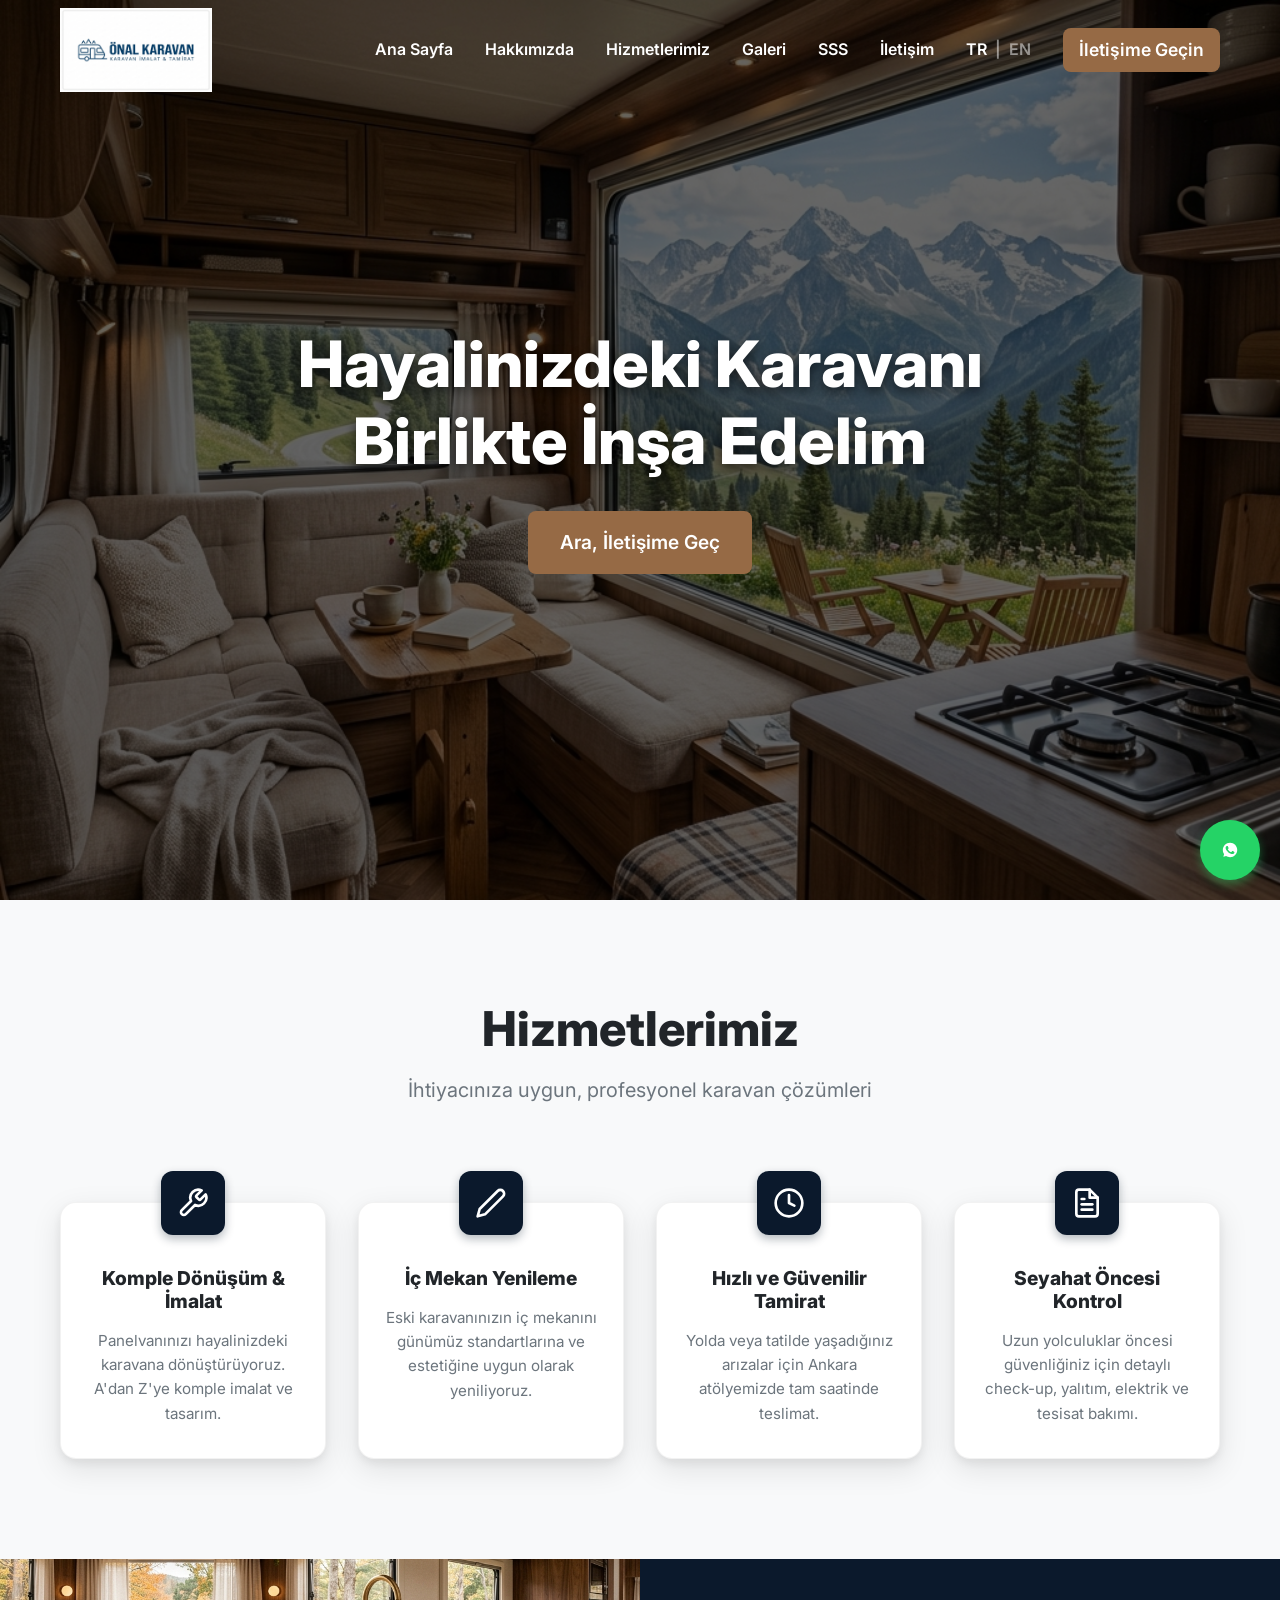
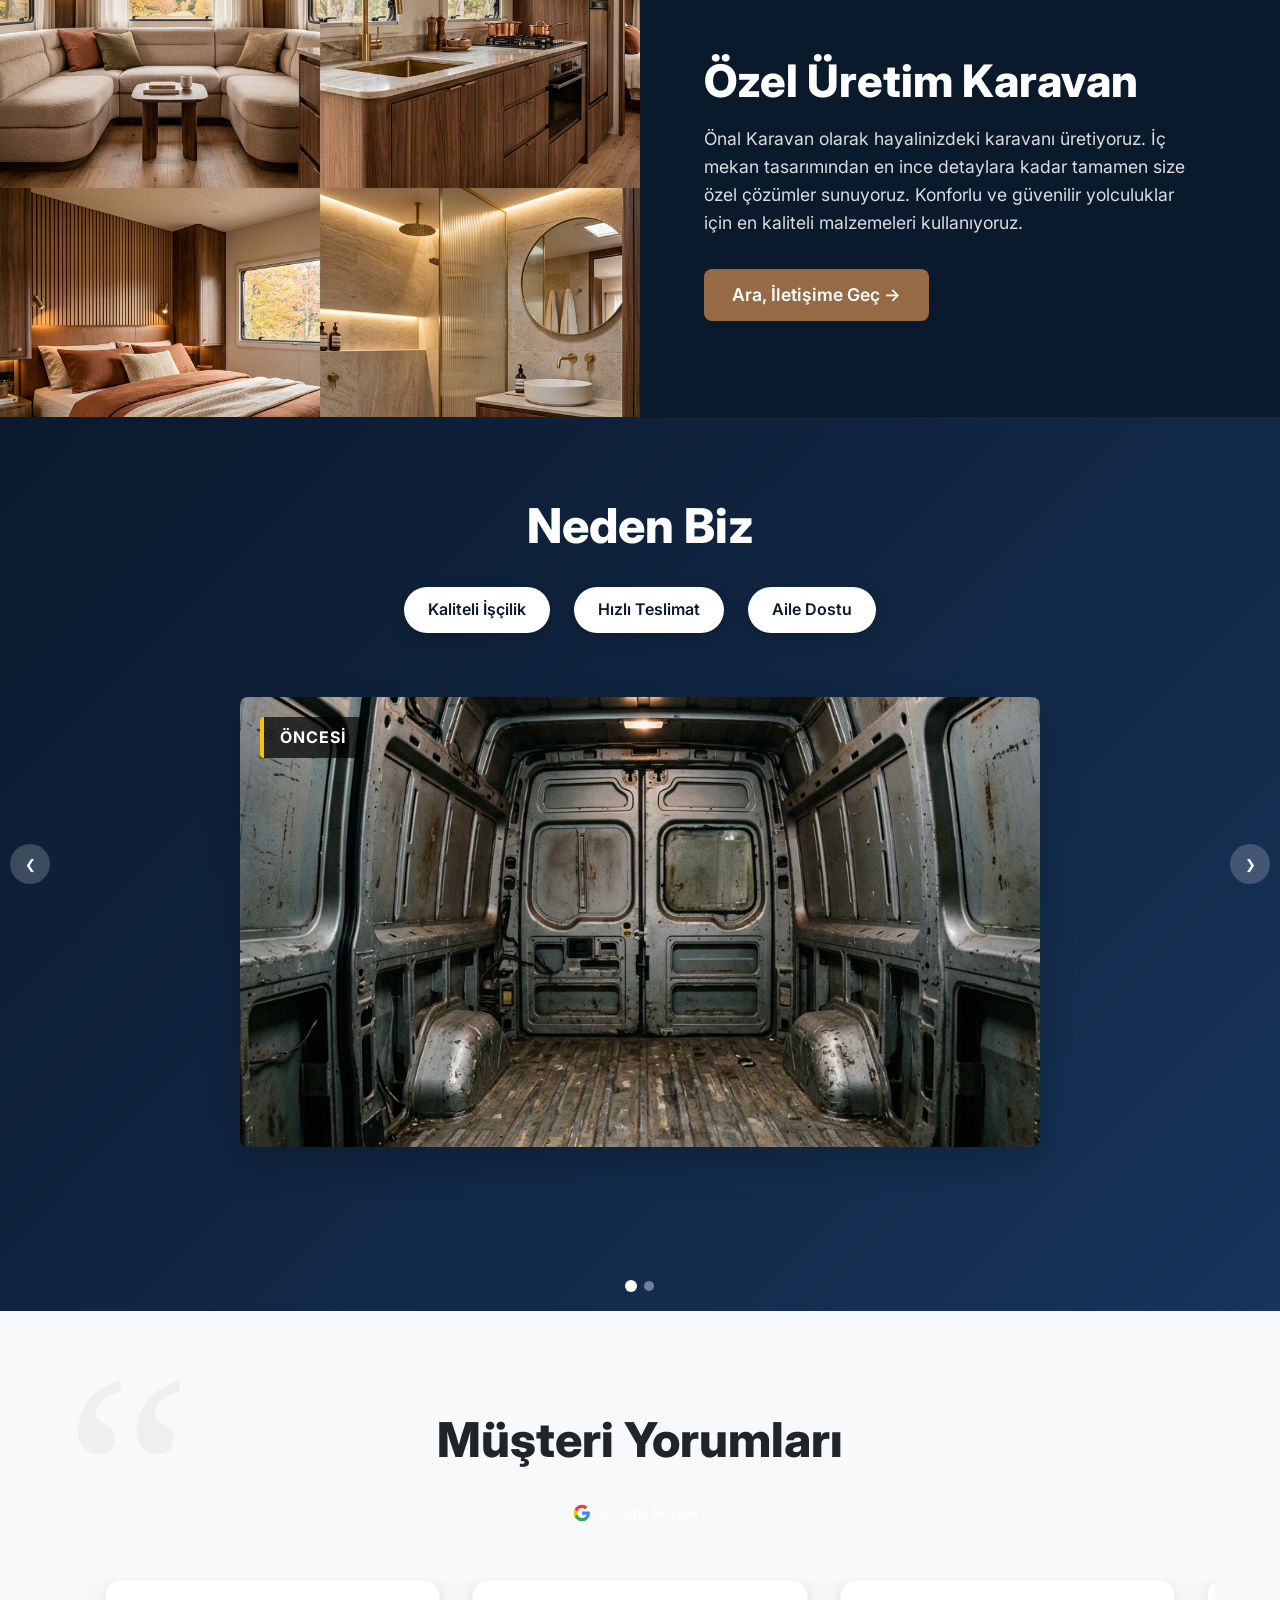
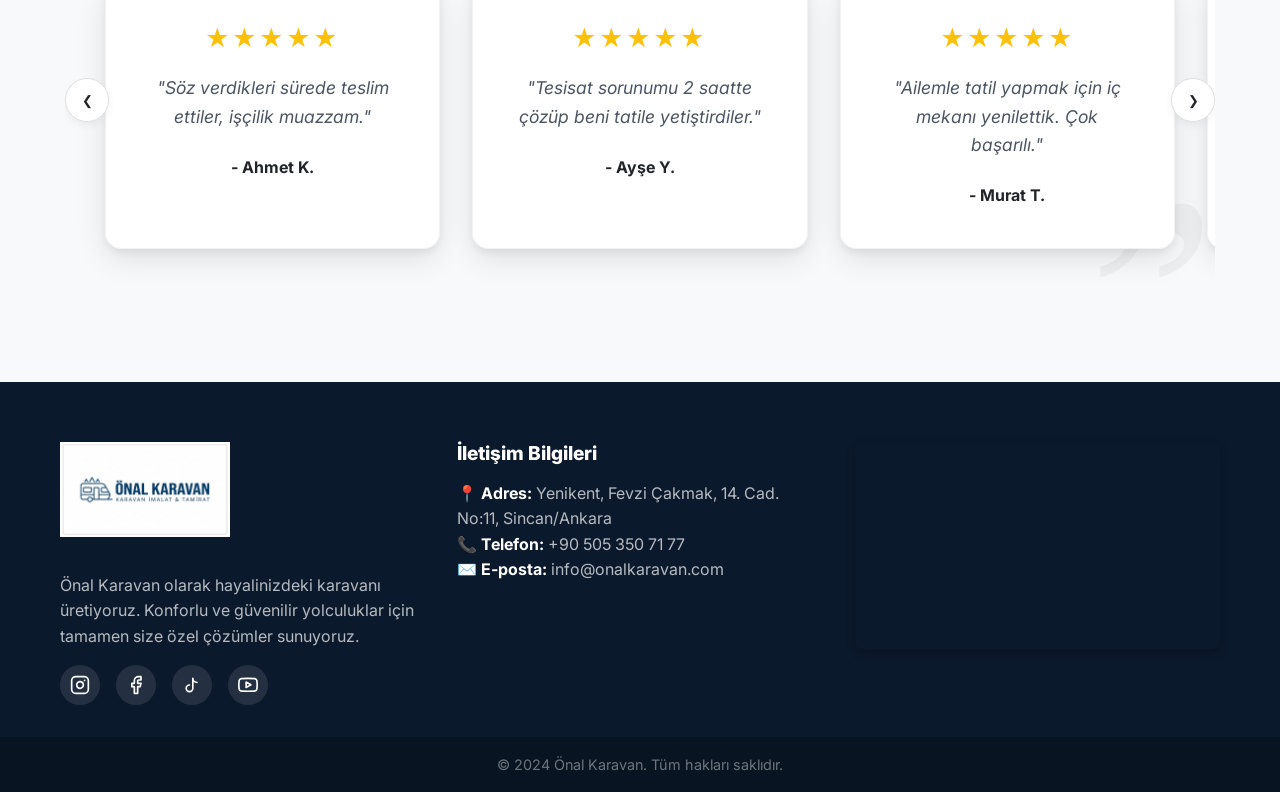
<file: Onal_KaravanV3/index.html>
<!DOCTYPE html>
<html lang="tr">
<head>
    <meta charset="UTF-8">
    <meta name="viewport" content="width=device-width, initial-scale=1.0">
    <meta name="description" content="Ankara Karavan İmalatı ve Panelvan Dönüşümü. Uzman karavan işçiliği ve Ankara'nın en hızlı dönüşümleri Önal Karavan'da.">
    <title>Önal Karavan | Ankara Karavan İmalatı ve Dönüşümü</title>
    <link rel="icon" href="data:image/svg+xml,<svg xmlns='http://www.w3.org/2000/svg' viewBox='0 0 100 100'><text y='.9em' font-size='90'>🚐</text></svg>">
    <link rel="stylesheet" href="css/style.css">
    <link rel="preconnect" href="https://fonts.googleapis.com">
    <link rel="preconnect" href="https://fonts.gstatic.com" crossorigin>
    <link href="https://fonts.googleapis.com/css2?family=Inter:wght@400;600;800&display=swap" rel="stylesheet">
</head>
<body class="home-page">
    <header class="main-header">
        <div class="container header-container">
            <a href="index.html" class="logo">
                <img src="images/OnalKaravanLogo-BannerVersion.png" alt="Önal Karavan Logo">
            </a>
            <button class="menu-toggle" id="mobile-menu-btn" aria-label="Menüyü Aç">
                <svg viewBox="0 0 24 24" width="24" height="24" fill="currentColor">
                    <path d="M3 18h18v-2H3v2zm0-5h18v-2H3v2zm0-7v2h18V6H3z"/>
                </svg>
            </button>
            <div class="menu-backdrop"></div>
            <nav class="main-nav">
                <div class="mobile-menu-header">
                    <span class="logo-text">Menü</span>
                    <button class="menu-close" aria-label="Menüyü Kapat">
                        <svg viewBox="0 0 24 24" width="24" height="24" fill="currentColor"><path d="M19 6.41L17.59 5 12 10.59 6.41 5 5 6.41 10.59 12 5 17.59 6.41 19 12 13.41 17.59 19 19 17.59 13.41 12z"/></svg>
                    </button>
                </div>
                <ul class="nav-links">
                    <li><a href="index.html">Ana Sayfa</a></li>
                    <li><a href="hakkimizda.html">Hakkımızda</a></li>
                    <li><a href="hizmetlerimiz.html">Hizmetlerimiz</a></li>
                    <li><a href="galeri.html">Galeri</a></li>
                    <li><a href="sss.html">SSS</a></li>
                    <li><a href="iletisim.html">İletişim</a></li>
                    <li class="lang-switch"><a href="#" class="active">TR</a> | <a href="#">EN</a></li>
                    <li><a href="iletisim.html" class="btn btn-primary" style="padding: 8px 16px;">İletişime Geçin</a></li>
                </ul>
            </nav>
        </div>
    </header>

    <main>
        <!-- Hero Section -->
        <section class="hero-section">
            <div class="hero-bg">
                <img src="images/hero-bg-new.png" alt="Luxurious Caravan Interior" class="hero-img">
                <div class="hero-overlay"></div>
            </div>
            <div class="container hero-content">
                <h1>Hayalinizdeki Karavanı Birlikte İnşa Edelim</h1>
                <div class="mt-2">
                    <a href="tel:05053507177" class="btn btn-primary" style="font-size: 1.2rem; padding: 16px 32px;">Ara, İletişime Geç</a>
                </div>
            </div>
        </section>

        <!-- Services Section -->
        <!-- Services Section -->
        <section id="hizmetlerimiz" class="services-section">
            <div class="container">
                <div class="text-center mb-3">
                    <h2>Hizmetlerimiz</h2>
                    <p class="subtitle">İhtiyacınıza uygun, profesyonel karavan çözümleri</p>
                </div>
                <div class="services-grid">
                    <div class="service-card">
                        <div class="service-icon">
                            <svg width="32" height="32" viewBox="0 0 24 24" fill="none" stroke="currentColor" stroke-width="2" stroke-linecap="round" stroke-linejoin="round"><path d="M14.7 6.3a1 1 0 0 0 0 1.4l1.6 1.6a1 1 0 0 0 1.4 0l3.77-3.77a6 6 0 0 1-7.94 7.94l-6.91 6.91a2.12 2.12 0 0 1-3-3l6.91-6.91a6 6 0 0 1 7.94-7.94l-3.76 3.76z"></path></svg>
                        </div>
                        <h3>Komple Dönüşüm & İmalat</h3>
                        <p>Panelvanınızı hayalinizdeki karavana dönüştürüyoruz. A'dan Z'ye komple imalat ve tasarım.</p>
                    </div>
                    <div class="service-card">
                        <div class="service-icon">
                            <svg width="32" height="32" viewBox="0 0 24 24" fill="none" stroke="currentColor" stroke-width="2" stroke-linecap="round" stroke-linejoin="round"><path d="M17 3a2.828 2.828 0 1 1 4 4L7.5 20.5 2 22l1.5-5.5L17 3z"></path></svg>
                        </div>
                        <h3>İç Mekan Yenileme</h3>
                        <p>Eski karavanınızın iç mekanını günümüz standartlarına ve estetiğine uygun olarak yeniliyoruz.</p>
                    </div>
                    <div class="service-card">
                        <div class="service-icon">
                            <svg width="32" height="32" viewBox="0 0 24 24" fill="none" stroke="currentColor" stroke-width="2" stroke-linecap="round" stroke-linejoin="round"><circle cx="12" cy="12" r="10"></circle><polyline points="12 6 12 12 16 14"></polyline></svg>
                        </div>
                        <h3>Hızlı ve Güvenilir Tamirat</h3>
                        <p>Yolda veya tatilde yaşadığınız arızalar için Ankara atölyemizde tam saatinde teslimat.</p>
                    </div>
                    <div class="service-card">
                        <div class="service-icon">
                            <svg width="32" height="32" viewBox="0 0 24 24" fill="none" stroke="currentColor" stroke-width="2" stroke-linecap="round" stroke-linejoin="round"><path d="M14 2H6a2 2 0 0 0-2 2v16a2 2 0 0 0 2 2h12a2 2 0 0 0 2-2V8z"></path><polyline points="14 2 14 8 20 8"></polyline><line x1="16" y1="13" x2="8" y2="13"></line><line x1="16" y1="17" x2="8" y2="17"></line><polyline points="10 9 9 9 8 9"></polyline></svg>
                        </div>
                        <h3>Seyahat Öncesi Kontrol</h3>
                        <p>Uzun yolculuklar öncesi güvenliğiniz için detaylı check-up, yalıtım, elektrik ve tesisat bakımı.</p>
                    </div>
                </div>
            </div>
        </section>

        <!-- Feature Banner Section -->
        <section class="feature-banner">
            <div class="feature-banner-img" style="background-image: url('images/feature-banner.png');"></div>
            <div class="feature-banner-content">
                <h2>Özel Üretim Karavan</h2>
                <p>Önal Karavan olarak hayalinizdeki karavanı üretiyoruz. İç mekan tasarımından en ince detaylara kadar tamamen size özel çözümler sunuyoruz. Konforlu ve güvenilir yolculuklar için en kaliteli malzemeleri kullanıyoruz.</p>
                <a href="tel:05053507177" class="btn btn-primary" style="padding: 12px 28px;">Ara, İletişime Geç &rarr;</a>
            </div>
        </section>

        <!-- Why Us Section -->
        <section id="neden-biz" class="why-us-section">
            <div class="container text-center text-light">
                <h2 class="mb-1" style="color:var(--text-light)">Neden Biz</h2>
                
                <div class="why-tags">
                    <div class="why-tag">Kaliteli İşçilik</div>
                    <div class="why-tag">Hızlı Teslimat</div>
                    <div class="why-tag">Aile Dostu</div>
                </div>

                <div class="slider-wrapper">
                    <div class="slider-container" id="before-after-slider">
                        <div class="slide active">
                            <span class="slide-label before-label">ÖNCESİ</span>
                            <img src="images/slider-before-new.png" alt="Araç Öncesi" loading="lazy">
                        </div>
                        <div class="slide">
                            <span class="slide-label after-label">SONRASI</span>
                            <img src="images/slider-after-new.png" alt="Karavan Sonrası" loading="lazy">
                        </div>
                    </div>
                    <button class="slider-btn prev-btn" aria-label="Önceki Fotoğraf" style="position:absolute; top:50%; left:10px; transform:translateY(-50%); z-index:10;">❮</button>
                    <button class="slider-btn next-btn" aria-label="Sonraki Fotoğraf" style="position:absolute; top:50%; right:10px; transform:translateY(-50%); z-index:10;">❯</button>
                    <div class="slider-dots">
                        <div class="slider-dot active"></div>
                        <div class="slider-dot"></div>
                    </div>
                </div>
            </div>
        </section>

        <!-- Testimonials Section -->
        <!-- FUTURE API INTEGRATION:
             To use the live Google Places API, you will need to replace the mocked JSON in js/main.js
             with a fetch request.
             1. Get your API Key: GOOGLE_PLACES_API_KEY
             2. Get your Place ID: PLACE_ID
             3. Endpoint: https://maps.googleapis.com/maps/api/place/details/json?place_id=PLACE_ID&fields=reviews&key=GOOGLE_PLACES_API_KEY
        -->
        <section id="musteri-yorumlari" class="testimonials-section">
            <div class="container relative">
                <div class="testimonials-header" style="display: flex; flex-direction: column; align-items: center; gap: 10px;">
                    <h2>Müşteri Yorumları</h2>
                    <div class="google-badge" style="display: inline-flex; align-items: center; gap: 8px; background: rgba(255, 255, 255, 0.1); padding: 6px 16px; border-radius: 20px; font-size: 0.9rem; border: 1px solid rgba(255, 255, 255, 0.2); color: #fff;">
                        <svg viewBox="0 0 24 24" width="18" height="18" xmlns="http://www.w3.org/2000/svg">
                            <path d="M22.56 12.25c0-.78-.07-1.53-.2-2.25H12v4.26h5.92c-.26 1.37-1.04 2.53-2.21 3.31v2.77h3.57c2.08-1.92 3.28-4.74 3.28-8.09z" fill="#4285F4"/>
                            <path d="M12 23c2.97 0 5.46-.98 7.28-2.66l-3.57-2.77c-.98.66-2.23 1.06-3.71 1.06-2.86 0-5.29-1.93-6.16-4.53H2.18v2.84C3.99 20.53 7.7 23 12 23z" fill="#34A853"/>
                            <path d="M5.84 14.09c-.22-.66-.35-1.36-.35-2.09s.13-1.43.35-2.09V7.07H2.18C1.43 8.55 1 10.22 1 12s.43 3.45 1.18 4.93l2.85-2.22.81-.62z" fill="#FBBC05"/>
                            <path d="M12 5.38c1.62 0 3.06.56 4.21 1.64l3.15-3.15C17.45 2.09 14.97 1 12 1 7.7 1 3.99 3.47 2.18 7.07l3.66 2.84c.87-2.6 3.3-4.53 6.16-4.53z" fill="#EA4335"/>
                        </svg>
                        <span>Google Reviews</span>
                    </div>
                </div>
                
                <div class="reviews-carousel-wrapper">
                    <button class="carousel-btn carousel-prev" id="testim-prev">❮</button>
                    <!-- Reviews will be dynamically injected here by js/main.js -->
                    <div class="reviews-grid" id="testim-grid">
                    </div>
                    <button class="carousel-btn carousel-next" id="testim-next">❯</button>
                </div>
            </div>
        </section>
    </main>

    <footer id="iletisim" class="main-footer">
        <div class="container footer-container">
            <div class="footer-col brand-col">
                <a href="index.html" class="logo footer-logo">
                    <img src="images/OnalKaravanLogo-BannerVersion.png" alt="Önal Karavan Logo">
                </a>
                <p class="mt-1" style="color: rgba(255,255,255,0.7);">Önal Karavan olarak hayalinizdeki karavanı üretiyoruz. Konforlu ve güvenilir yolculuklar için tamamen size özel çözümler sunuyoruz.</p>
                <div class="social-icons mt-1">
                    <a href="https://www.instagram.com/onalkaravan/" target="_blank" rel="noopener noreferrer" aria-label="Instagram">
                        <svg xmlns="http://www.w3.org/2000/svg" width="20" height="20" viewBox="0 0 24 24" fill="none" stroke="currentColor" stroke-width="2" stroke-linecap="round" stroke-linejoin="round"><rect x="2" y="2" width="20" height="20" rx="5" ry="5"></rect><path d="M16 11.37A4 4 0 1 1 12.63 8 4 4 0 0 1 16 11.37z"></path><line x1="17.5" y1="6.5" x2="17.51" y2="6.5"></line></svg>
                    </a>
                    <a href="https://www.facebook.com/people/%C3%96nal-Karavan/100069736762715/" target="_blank" rel="noopener noreferrer" aria-label="Facebook">
                        <svg xmlns="http://www.w3.org/2000/svg" width="20" height="20" viewBox="0 0 24 24" fill="none" stroke="currentColor" stroke-width="2" stroke-linecap="round" stroke-linejoin="round"><path d="M18 2h-3a5 5 0 0 0-5 5v3H7v4h3v8h4v-8h3l1-4h-4V7a1 1 0 0 1 1-1h3z"></path></svg>
                    </a>
                    <a href="https://www.tiktok.com/@onalkaravan" target="_blank" rel="noopener noreferrer" aria-label="TikTok">
                        <svg xmlns="http://www.w3.org/2000/svg" width="20" height="20" viewBox="0 0 24 24" fill="none" stroke="currentColor" stroke-width="2" stroke-linecap="round" stroke-linejoin="round"><path d="M9 12a4 4 0 1 0 4 4V4a5 5 0 0 0 5 5"></path></svg>
                    </a>
                    <a href="https://www.youtube.com/@%C3%B6nalkaravan" target="_blank" rel="noopener noreferrer" aria-label="YouTube">
                        <svg xmlns="http://www.w3.org/2000/svg" width="20" height="20" viewBox="0 0 24 24" fill="none" stroke="currentColor" stroke-width="2" stroke-linecap="round" stroke-linejoin="round"><path d="M22.54 6.42a2.78 2.78 0 0 0-1.94-2C18.88 4 12 4 12 4s-6.88 0-8.6.46a2.78 2.78 0 0 0-1.94 2A29 29 0 0 0 1 11.75a29 29 0 0 0 .46 5.33 2.78 2.78 0 0 0 1.94 2c1.72.46 8.6.46 8.6.46s6.88 0 8.6-.46a2.78 2.78 0 0 0 1.94-2 29 29 0 0 0 .46-5.33 29 29 0 0 0-.46-5.33z"></path><polygon points="9.75 15.02 15.5 11.75 9.75 8.48 9.75 15.02"></polygon></svg>
                    </a>
                </div>
            </div>
            <div class="footer-col contact-col">
                <h3>İletişim Bilgileri</h3>
                <p>📍 <strong>Adres:</strong> <span style="color: rgba(255,255,255,0.7);">Yenikent, Fevzi Çakmak, 14. Cad. No:11, Sincan/Ankara</span></p>
                <p>📞 <strong>Telefon:</strong> <span style="color: rgba(255,255,255,0.7);">+90 505 350 71 77</span></p>
                <p>✉️ <strong>E-posta:</strong> <span style="color: rgba(255,255,255,0.7);">info@onalkaravan.com</span></p>
            </div>
            <div class="footer-col map-col">
                <div class="map-placeholder" style="border-radius: 8px; overflow: hidden; box-shadow: 0 4px 10px rgba(0,0,0,0.2);">
                    <iframe src="https://www.google.com/maps/embed?pb=!1m18!1m12!1m3!1d3055.515059894135!2d32.50874397638715!3d40.019278479733146!2m3!1f0!2f0!3f0!3m2!1i1024!2i768!4f13.1!3m3!1m2!1s0x14d331cbfb7247f9%3A0xa8d58f60cd1d45d2!2s%C3%96nal%20Karavan!5e0!3m2!1sen!2str!4v1776368117786!5m2!1sen!2str" width="100%" height="200" style="border:0;" allowfullscreen="" loading="lazy" referrerpolicy="no-referrer-when-downgrade"></iframe>
                </div>
            </div>
        </div>
        <div class="footer-bottom mt-2">
            <div class="container text-center">
                <p>&copy; 2024 Önal Karavan. Tüm hakları saklıdır.</p>
            </div>
        </div>
    </footer>

    <a href="https://wa.me/905053507177?text=Merhaba%20Önal%20Karavan%2C%20dönüşüm%20ve%20tamirat%20hakkında%20bilgi%20almak%20istiyorum." class="floating-wa" target="_blank" rel="noopener noreferrer" aria-label="WhatsApp Destek">
        <svg viewBox="0 0 24 24" width="30" height="30" fill="white" aria-hidden="true">
            <title>WhatsApp ile İletişime Geçin</title>
            <path d="M12.031 6.172c-3.181 0-5.767 2.586-5.768 5.766-.001 1.298.38 2.27 1.019 3.287l-.582 2.128 2.182-.573c.978.58 1.911.928 3.145.929 3.178 0 5.767-2.587 5.768-5.766.001-3.187-2.575-5.77-5.764-5.771zm3.392 8.244c-.144.405-.837.774-1.17.824-.299.045-.677.063-1.092-.069-.252-.08-.575-.187-.988-.365-1.739-.751-2.874-2.502-2.961-2.617-.087-.116-.708-.94-.708-1.793s.448-1.273.607-1.446c.159-.173.346-.217.462-.217l.332.006c.106.005.249-.04.39.298.144.347.491 1.2.534 1.287.043.087.072.188.014.304-.058.116-.087.188-.173.289l-.26.304c-.087.086-.177.18-.076.354.101.174.449.741.964 1.201.662.591 1.221.774 1.394.86s.274.072.376-.043c.101-.116.433-.506.549-.68.116-.173.231-.144.39-.087.159.058 1.011.477 1.184.564.173.087.289.129.332.202.043.073.043.423-.101.827z"></path>
        </svg>
    </a>

    <script src="js/main.js"></script>
</body>
</html>
</file>
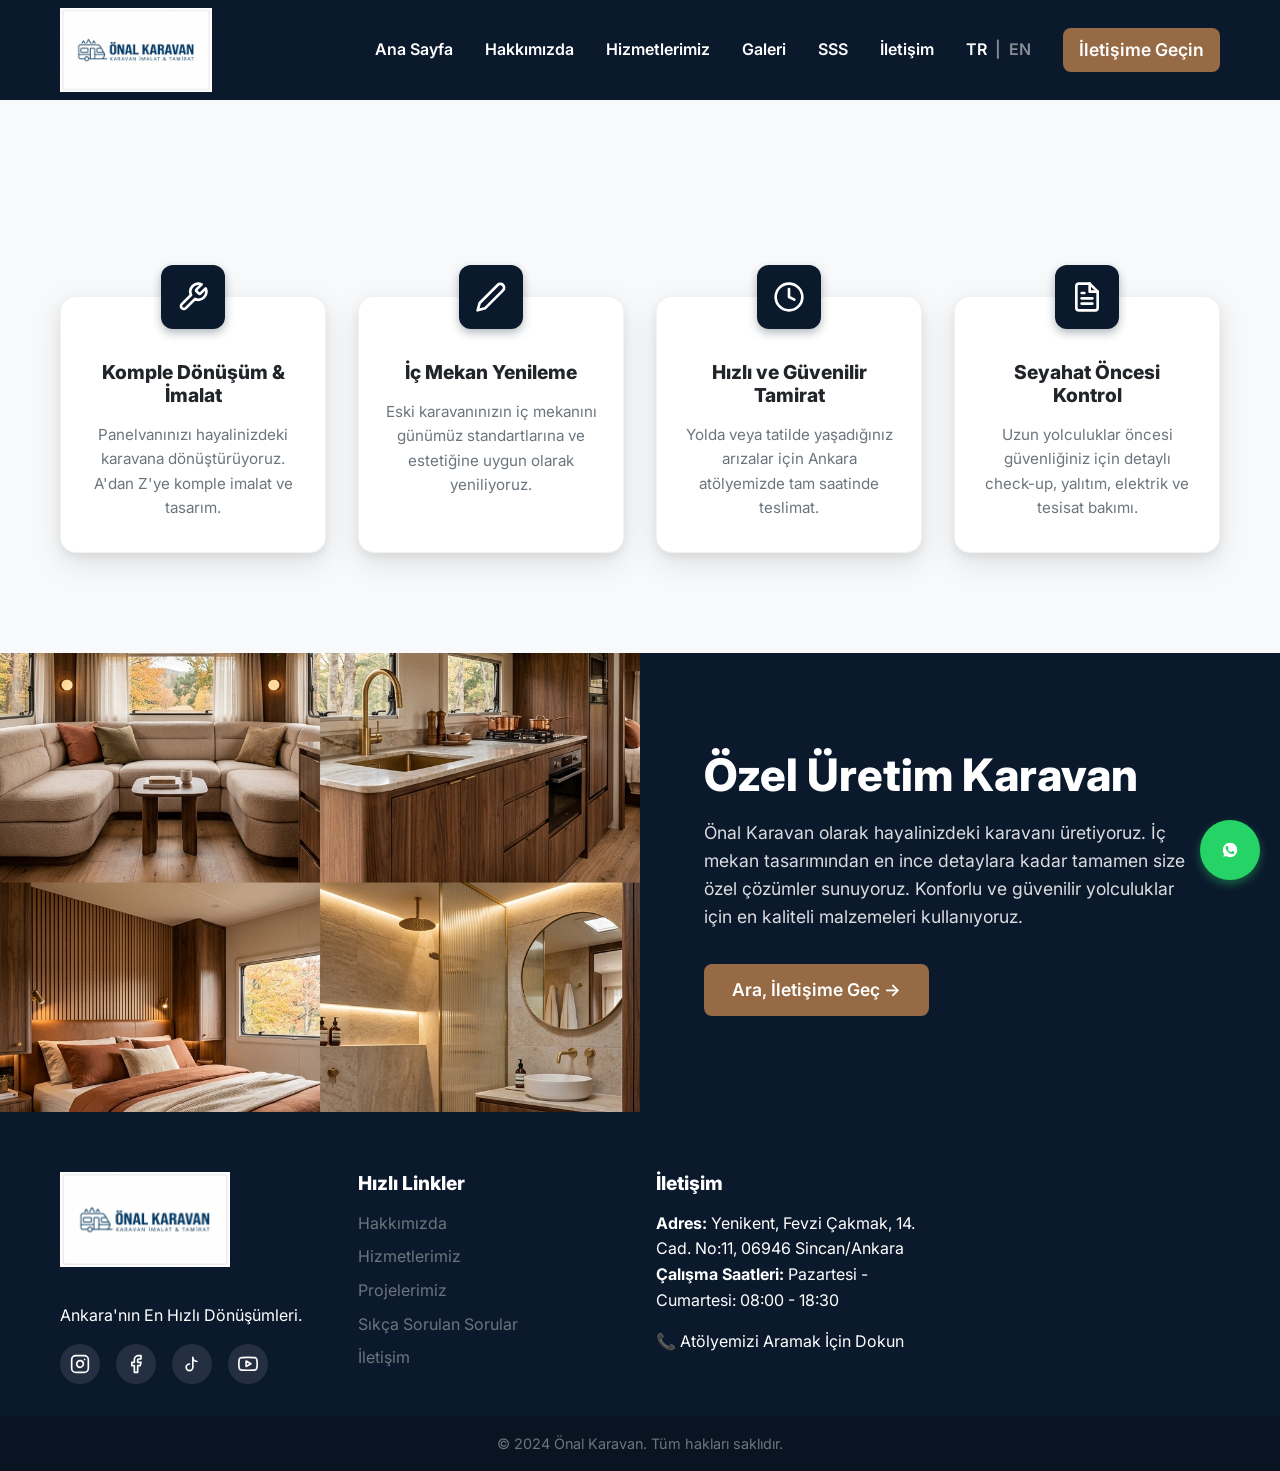
<file: Onal_KaravanV3/hizmetlerimiz.html>
<!DOCTYPE html>
<html lang="tr">
<head>
    <meta charset="UTF-8">
    <meta name="viewport" content="width=device-width, initial-scale=1.0">
    <meta name="description" content="Önal Karavan hizmetlerimiz. Ankara'da profesyonel karavan imalatı, tamiratı ve komple dönüşüm hizmetleri.">
    <title>Hizmetlerimiz | Önal Karavan Ankara</title>
    <link rel="icon" href="data:image/svg+xml,<svg xmlns='http://www.w3.org/2000/svg' viewBox='0 0 100 100'><text y='.9em' font-size='90'>🚐</text></svg>">
    <link rel="stylesheet" href="css/style.css">
    <link rel="preconnect" href="https://fonts.googleapis.com">
    <link rel="preconnect" href="https://fonts.gstatic.com" crossorigin>
    <link href="https://fonts.googleapis.com/css2?family=Inter:wght@400;600;800&display=swap" rel="stylesheet">
</head>
<body>
    <header class="main-header">
        <div class="container header-container">
            <a href="index.html" class="logo">
                <img src="images/OnalKaravanLogo-BannerVersion.png" alt="Önal Karavan Logo">
            </a>
            <button class="menu-toggle" id="mobile-menu-btn" aria-label="Menüyü Aç">
                <svg viewBox="0 0 24 24" width="24" height="24" fill="currentColor">
                    <path d="M3 18h18v-2H3v2zm0-5h18v-2H3v2zm0-7v2h18V6H3z"/>
                </svg>
            </button>
            <div class="menu-backdrop"></div>
            <nav class="main-nav">
                <div class="mobile-menu-header">
                    <span class="logo-text">Menü</span>
                    <button class="menu-close" aria-label="Menüyü Kapat">
                        <svg viewBox="0 0 24 24" width="24" height="24" fill="currentColor"><path d="M19 6.41L17.59 5 12 10.59 6.41 5 5 6.41 10.59 12 5 17.59 6.41 19 12 13.41 17.59 19 19 17.59 13.41 12z"/></svg>
                    </button>
                </div>
                <ul class="nav-links">
                    <li><a href="index.html">Ana Sayfa</a></li>
                    <li><a href="hakkimizda.html">Hakkımızda</a></li>
                    <li><a href="hizmetlerimiz.html">Hizmetlerimiz</a></li>
                    <li><a href="galeri.html">Galeri</a></li>
                    <li><a href="sss.html">SSS</a></li>
                    <li><a href="iletisim.html">İletişim</a></li>
                    <li class="lang-switch"><a href="#" class="active">TR</a> | <a href="#">EN</a></li>
                    <li><a href="iletisim.html" class="btn btn-primary" style="padding: 8px 16px;">İletişime Geçin</a></li>
                </ul>
            </nav>
        </div>
    </header>

    <main>
        <!-- Services Section -->
        <section class="services-section section-padding">
            <div class="container">
                <div class="services-grid">
                    <div class="service-card">
                        <div class="service-icon">
                            <svg width="32" height="32" viewBox="0 0 24 24" fill="none" stroke="currentColor" stroke-width="2" stroke-linecap="round" stroke-linejoin="round"><path d="M14.7 6.3a1 1 0 0 0 0 1.4l1.6 1.6a1 1 0 0 0 1.4 0l3.77-3.77a6 6 0 0 1-7.94 7.94l-6.91 6.91a2.12 2.12 0 0 1-3-3l6.91-6.91a6 6 0 0 1 7.94-7.94l-3.76 3.76z"></path></svg>
                        </div>
                        <h3>Komple Dönüşüm & İmalat</h3>
                        <p>Panelvanınızı hayalinizdeki karavana dönüştürüyoruz. A'dan Z'ye komple imalat ve tasarım.</p>
                    </div>
                    <div class="service-card">
                        <div class="service-icon">
                            <svg width="32" height="32" viewBox="0 0 24 24" fill="none" stroke="currentColor" stroke-width="2" stroke-linecap="round" stroke-linejoin="round"><path d="M17 3a2.828 2.828 0 1 1 4 4L7.5 20.5 2 22l1.5-5.5L17 3z"></path></svg>
                        </div>
                        <h3>İç Mekan Yenileme</h3>
                        <p>Eski karavanınızın iç mekanını günümüz standartlarına ve estetiğine uygun olarak yeniliyoruz.</p>
                    </div>
                    <div class="service-card">
                        <div class="service-icon">
                            <svg width="32" height="32" viewBox="0 0 24 24" fill="none" stroke="currentColor" stroke-width="2" stroke-linecap="round" stroke-linejoin="round"><circle cx="12" cy="12" r="10"></circle><polyline points="12 6 12 12 16 14"></polyline></svg>
                        </div>
                        <h3>Hızlı ve Güvenilir Tamirat</h3>
                        <p>Yolda veya tatilde yaşadığınız arızalar için Ankara atölyemizde tam saatinde teslimat.</p>
                    </div>
                    <div class="service-card">
                        <div class="service-icon">
                            <svg width="32" height="32" viewBox="0 0 24 24" fill="none" stroke="currentColor" stroke-width="2" stroke-linecap="round" stroke-linejoin="round"><path d="M14 2H6a2 2 0 0 0-2 2v16a2 2 0 0 0 2 2h12a2 2 0 0 0 2-2V8z"></path><polyline points="14 2 14 8 20 8"></polyline><line x1="16" y1="13" x2="8" y2="13"></line><line x1="16" y1="17" x2="8" y2="17"></line><polyline points="10 9 9 9 8 9"></polyline></svg>
                        </div>
                        <h3>Seyahat Öncesi Kontrol</h3>
                        <p>Uzun yolculuklar öncesi güvenliğiniz için detaylı check-up, yalıtım, elektrik ve tesisat bakımı.</p>
                    </div>
                </div>
            </div>
        </section>

        <!-- Feature Banner Section (from index.html) -->
        <section class="feature-banner" style="margin-bottom: 0;">
            <div class="feature-banner-img" style="background-image: url('images/feature-banner.png');"></div>
            <div class="feature-banner-content">
                <h2>Özel Üretim Karavan</h2>
                <p>Önal Karavan olarak hayalinizdeki karavanı üretiyoruz. İç mekan tasarımından en ince detaylara kadar tamamen size özel çözümler sunuyoruz. Konforlu ve güvenilir yolculuklar için en kaliteli malzemeleri kullanıyoruz.</p>
                <a href="tel:05053507177" class="btn btn-primary" style="padding: 12px 28px;">Ara, İletişime Geç &rarr;</a>
            </div>
        </section>
    </main>

    <footer class="main-footer">
        <div class="container footer-container">
            <div class="footer-col brand-col">
                <a href="index.html" class="logo footer-logo">
                    <img src="images/OnalKaravanLogo-BannerVersion.png" alt="Önal Karavan Logo">
                </a>
                <p class="mt-1">Ankara'nın En Hızlı Dönüşümleri.</p>
                <div class="social-icons mt-1">
                    <a href="https://www.instagram.com/onalkaravan/" target="_blank" rel="noopener noreferrer" aria-label="Instagram">
                        <svg xmlns="http://www.w3.org/2000/svg" width="20" height="20" viewBox="0 0 24 24" fill="none" stroke="currentColor" stroke-width="2" stroke-linecap="round" stroke-linejoin="round"><rect x="2" y="2" width="20" height="20" rx="5" ry="5"></rect><path d="M16 11.37A4 4 0 1 1 12.63 8 4 4 0 0 1 16 11.37z"></path><line x1="17.5" y1="6.5" x2="17.51" y2="6.5"></line></svg>
                    </a>
                    <a href="https://www.facebook.com/people/%C3%96nal-Karavan/100069736762715/" target="_blank" rel="noopener noreferrer" aria-label="Facebook">
                        <svg xmlns="http://www.w3.org/2000/svg" width="20" height="20" viewBox="0 0 24 24" fill="none" stroke="currentColor" stroke-width="2" stroke-linecap="round" stroke-linejoin="round"><path d="M18 2h-3a5 5 0 0 0-5 5v3H7v4h3v8h4v-8h3l1-4h-4V7a1 1 0 0 1 1-1h3z"></path></svg>
                    </a>
                    <a href="https://www.tiktok.com/@onalkaravan" target="_blank" rel="noopener noreferrer" aria-label="TikTok">
                        <svg xmlns="http://www.w3.org/2000/svg" width="20" height="20" viewBox="0 0 24 24" fill="none" stroke="currentColor" stroke-width="2" stroke-linecap="round" stroke-linejoin="round"><path d="M9 12a4 4 0 1 0 4 4V4a5 5 0 0 0 5 5"></path></svg>
                    </a>
                    <a href="https://www.youtube.com/@%C3%B6nalkaravan" target="_blank" rel="noopener noreferrer" aria-label="YouTube">
                        <svg xmlns="http://www.w3.org/2000/svg" width="20" height="20" viewBox="0 0 24 24" fill="none" stroke="currentColor" stroke-width="2" stroke-linecap="round" stroke-linejoin="round"><path d="M22.54 6.42a2.78 2.78 0 0 0-1.94-2C18.88 4 12 4 12 4s-6.88 0-8.6.46a2.78 2.78 0 0 0-1.94 2A29 29 0 0 0 1 11.75a29 29 0 0 0 .46 5.33 2.78 2.78 0 0 0 1.94 2c1.72.46 8.6.46 8.6.46s6.88 0 8.6-.46a2.78 2.78 0 0 0 1.94-2 29 29 0 0 0 .46-5.33 29 29 0 0 0-.46-5.33z"></path><polygon points="9.75 15.02 15.5 11.75 9.75 8.48 9.75 15.02"></polygon></svg>
                    </a>
                </div>
            </div>
            <div class="footer-col links-col">
                <h3>Hızlı Linkler</h3>
                <ul>
                    <li><a href="hakkimizda.html">Hakkımızda</a></li>
                    <li><a href="hizmetlerimiz.html">Hizmetlerimiz</a></li>
                    <li><a href="galeri.html">Projelerimiz</a></li>
                    <li><a href="sss.html">Sıkça Sorulan Sorular</a></li>
                    <li><a href="iletisim.html">İletişim</a></li>
                </ul>
            </div>
            <div class="footer-col contact-col">
                <h3>İletişim</h3>
                <p><strong>Adres:</strong> Yenikent, Fevzi Çakmak, 14. Cad. No:11, 06946 Sincan/Ankara</p>
                <p><strong>Çalışma Saatleri:</strong> Pazartesi - Cumartesi: 08:00 - 18:30</p>
                <a href="tel:05053507177" class="footer-tel mt-1" style="display:block; color:var(--accent-blue-light)">📞 Atölyemizi Aramak İçin Dokun</a>
            </div>
            <div class="footer-col map-col">
                <div class="map-placeholder">
                    <iframe src="https://www.google.com/maps/embed?pb=!1m18!1m12!1m3!1d3055.515059894135!2d32.50874397638715!3d40.019278479733146!2m3!1f0!2f0!3f0!3m2!1i1024!2i768!4f13.1!3m3!1m2!1s0x14d331cbfb7247f9%3A0xa8d58f60cd1d45d2!2s%C3%96nal%20Karavan!5e0!3m2!1sen!2str!4v1776368117786!5m2!1sen!2str" width="100%" height="200" style="border:0; border-radius:var(--border-radius);" allowfullscreen="" loading="lazy" referrerpolicy="no-referrer-when-downgrade"></iframe>
                </div>
            </div>
        </div>
        <div class="footer-bottom mt-2">
            <div class="container text-center">
                <p>&copy; 2024 Önal Karavan. Tüm hakları saklıdır.</p>
            </div>
        </div>
    </footer>

    <a href="https://wa.me/905053507177?text=Merhaba%20Önal%20Karavan%2C%20dönüşüm%20ve%20tamirat%20hakkında%20bilgi%20almak%20istiyorum." class="floating-wa" target="_blank" rel="noopener noreferrer" aria-label="WhatsApp Destek">
        <svg viewBox="0 0 24 24" width="30" height="30" fill="white" aria-hidden="true">
            <title>WhatsApp ile İletişime Geçin</title>
            <path d="M12.031 6.172c-3.181 0-5.767 2.586-5.768 5.766-.001 1.298.38 2.27 1.019 3.287l-.582 2.128 2.182-.573c.978.58 1.911.928 3.145.929 3.178 0 5.767-2.587 5.768-5.766.001-3.187-2.575-5.77-5.764-5.771zm3.392 8.244c-.144.405-.837.774-1.17.824-.299.045-.677.063-1.092-.069-.252-.08-.575-.187-.988-.365-1.739-.751-2.874-2.502-2.961-2.617-.087-.116-.708-.94-.708-1.793s.448-1.273.607-1.446c.159-.173.346-.217.462-.217l.332.006c.106.005.249-.04.39.298.144.347.491 1.2.534 1.287.043.087.072.188.014.304-.058.116-.087.188-.173.289l-.26.304c-.087.086-.177.18-.076.354.101.174.449.741.964 1.201.662.591 1.221.774 1.394.86s.274.072.376-.043c.101-.116.433-.506.549-.68.116-.173.231-.144.39-.087.159.058 1.011.477 1.184.564.173.087.289.129.332.202.043.073.043.423-.101.827z"></path>
        </svg>
    </a>

    <script src="js/main.js"></script>
</body>
</html>
</file>
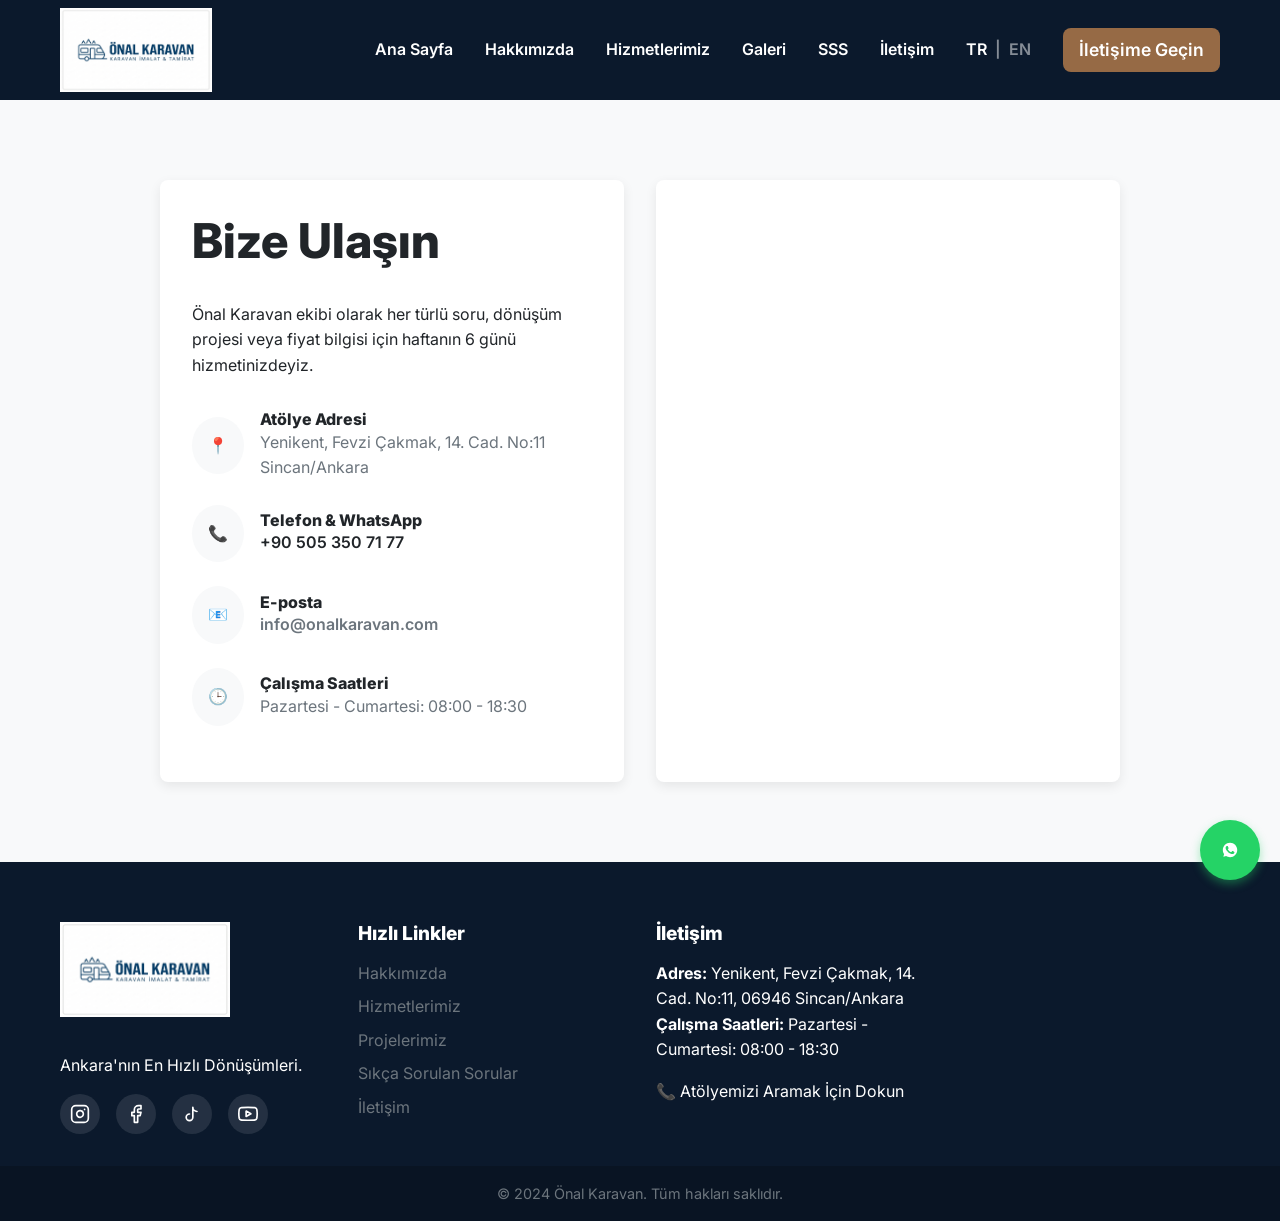
<file: Onal_KaravanV3/iletisim.html>
<!DOCTYPE html>
<html lang="tr">
<head>
    <meta charset="UTF-8">
    <meta name="viewport" content="width=device-width, initial-scale=1.0">
    <meta name="description" content="Önal Karavan iletişim bilgileri. Adres, telefon ve yol tarifi ile bize hemen ulaşın.">
    <title>İletişim | Önal Karavan Ankara</title>
    <link rel="icon" href="data:image/svg+xml,<svg xmlns='http://www.w3.org/2000/svg' viewBox='0 0 100 100'><text y='.9em' font-size='90'>🚐</text></svg>">
    <link rel="stylesheet" href="css/style.css">
    <link rel="preconnect" href="https://fonts.googleapis.com">
    <link rel="preconnect" href="https://fonts.gstatic.com" crossorigin>
    <link href="https://fonts.googleapis.com/css2?family=Inter:wght@400;600;800&display=swap" rel="stylesheet">
</head>
<body>
    <header class="main-header">
        <div class="container header-container">
            <a href="index.html" class="logo">
                <img src="images/OnalKaravanLogo-BannerVersion.png" alt="Önal Karavan Logo">
            </a>
            <button class="menu-toggle" id="mobile-menu-btn" aria-label="Menüyü Aç">
                <svg viewBox="0 0 24 24" width="24" height="24" fill="currentColor">
                    <path d="M3 18h18v-2H3v2zm0-5h18v-2H3v2zm0-7v2h18V6H3z"/>
                </svg>
            </button>
            <div class="menu-backdrop"></div>
            <nav class="main-nav">
                <div class="mobile-menu-header">
                    <span class="logo-text">Menü</span>
                    <button class="menu-close" aria-label="Menüyü Kapat">
                        <svg viewBox="0 0 24 24" width="24" height="24" fill="currentColor"><path d="M19 6.41L17.59 5 12 10.59 6.41 5 5 6.41 10.59 12 5 17.59 6.41 19 12 13.41 17.59 19 19 17.59 13.41 12z"/></svg>
                    </button>
                </div>
                <ul class="nav-links">
                    <li><a href="index.html">Ana Sayfa</a></li>
                    <li><a href="hakkimizda.html">Hakkımızda</a></li>
                    <li><a href="hizmetlerimiz.html">Hizmetlerimiz</a></li>
                    <li><a href="galeri.html">Galeri</a></li>
                    <li><a href="sss.html">SSS</a></li>
                    <li><a href="iletisim.html">İletişim</a></li>
                    <li class="lang-switch"><a href="#" class="active">TR</a> | <a href="#">EN</a></li>
                    <li><a href="iletisim.html" class="btn btn-primary" style="padding: 8px 16px;">İletişime Geçin</a></li>
                </ul>
            </nav>
        </div>
    </header>

    <main>
        <!-- Contact Section -->
        <section class="contact-section section-padding" style="background-color: var(--bg-offwhite)">
            <div class="container" style="max-width: 1000px;">
                <div style="display: grid; grid-template-columns: repeat(auto-fit, minmax(300px, 1fr)); gap: 2rem; align-items: start;">
                    <!-- Info Box -->
                    <div style="background: var(--bg-white); padding: 2rem; border-radius: var(--border-radius); box-shadow: var(--box-shadow);">
                        <h2 class="mb-2">Bize Ulaşın</h2>
                        <p class="mb-2 text-muted">Önal Karavan ekibi olarak her türlü soru, dönüşüm projesi veya fiyat bilgisi için haftanın 6 günü hizmetinizdeyiz.</p>
                        
                        <div style="margin-bottom: 1.5rem; display: flex; align-items: center; gap: 1rem;">
                            <div style="background: var(--bg-offwhite); padding: 1rem; border-radius: 50%; color: var(--accent-blue);">📍</div>
                            <div>
                                <h4 style="margin:0;">Atölye Adresi</h4>
                                <p style="margin:0; color:var(--text-muted);">Yenikent, Fevzi Çakmak, 14. Cad. No:11<br>Sincan/Ankara</p>
                            </div>
                        </div>
                        
                        <div style="margin-bottom: 1.5rem; display: flex; align-items: center; gap: 1rem;">
                            <div style="background: var(--bg-offwhite); padding: 1rem; border-radius: 50%; color: var(--accent-blue);">📞</div>
                            <div>
                                <h4 style="margin:0;">Telefon & WhatsApp</h4>
                                <p style="margin:0;"><a href="tel:05053507177" style="color:var(--text-color); text-decoration:none; font-weight:600;">+90 505 350 71 77</a></p>
                            </div>
                        </div>

                        <div style="margin-bottom: 1.5rem; display: flex; align-items: center; gap: 1rem;">
                            <div style="background: var(--bg-offwhite); padding: 1rem; border-radius: 50%; color: var(--accent-blue);">📧</div>
                            <div>
                                <h4 style="margin:0;">E-posta</h4>
                                <p style="margin:0; color:var(--text-muted); font-weight:600;">info@onalkaravan.com</p>
                            </div>
                        </div>

                        <div style="margin-bottom: 1.5rem; display: flex; align-items: center; gap: 1rem;">
                            <div style="background: var(--bg-offwhite); padding: 1rem; border-radius: 50%; color: var(--accent-blue);">🕒</div>
                            <div>
                                <h4 style="margin:0;">Çalışma Saatleri</h4>
                                <p style="margin:0; color:var(--text-muted);">Pazartesi - Cumartesi: 08:00 - 18:30</p>
                            </div>
                        </div>
                    </div>
                    
                    <!-- Map Box -->
                    <div style="background: var(--bg-white); padding: 1rem; border-radius: var(--border-radius); box-shadow: var(--box-shadow); height: 100%; min-height: 400px;">
                        <iframe src="https://www.google.com/maps/embed?pb=!1m18!1m12!1m3!1d3055.515059894135!2d32.50874397638715!3d40.019278479733146!2m3!1f0!2f0!3f0!3m2!1i1024!2i768!4f13.1!3m3!1m2!1s0x14d331cbfb7247f9%3A0xa8d58f60cd1d45d2!2s%C3%96nal%20Karavan!5e0!3m2!1sen!2str!4v1776368117786!5m2!1sen!2str" width="100%" height="100%" style="border:0; border-radius: calc(var(--border-radius) - 4px);" allowfullscreen="" loading="lazy" referrerpolicy="no-referrer-when-downgrade"></iframe>
                    </div>
                </div>
            </div>
        </section>
    </main>

    <footer class="main-footer">
        <div class="container footer-container">
            <div class="footer-col brand-col">
                <a href="index.html" class="logo footer-logo">
                    <img src="images/OnalKaravanLogo-BannerVersion.png" alt="Önal Karavan Logo">
                </a>
                <p class="mt-1">Ankara'nın En Hızlı Dönüşümleri.</p>
                <div class="social-icons mt-1">
                    <a href="https://www.instagram.com/onalkaravan/" target="_blank" rel="noopener noreferrer" aria-label="Instagram">
                        <svg xmlns="http://www.w3.org/2000/svg" width="20" height="20" viewBox="0 0 24 24" fill="none" stroke="currentColor" stroke-width="2" stroke-linecap="round" stroke-linejoin="round"><rect x="2" y="2" width="20" height="20" rx="5" ry="5"></rect><path d="M16 11.37A4 4 0 1 1 12.63 8 4 4 0 0 1 16 11.37z"></path><line x1="17.5" y1="6.5" x2="17.51" y2="6.5"></line></svg>
                    </a>
                    <a href="https://www.facebook.com/people/%C3%96nal-Karavan/100069736762715/" target="_blank" rel="noopener noreferrer" aria-label="Facebook">
                        <svg xmlns="http://www.w3.org/2000/svg" width="20" height="20" viewBox="0 0 24 24" fill="none" stroke="currentColor" stroke-width="2" stroke-linecap="round" stroke-linejoin="round"><path d="M18 2h-3a5 5 0 0 0-5 5v3H7v4h3v8h4v-8h3l1-4h-4V7a1 1 0 0 1 1-1h3z"></path></svg>
                    </a>
                    <a href="https://www.tiktok.com/@onalkaravan" target="_blank" rel="noopener noreferrer" aria-label="TikTok">
                        <svg xmlns="http://www.w3.org/2000/svg" width="20" height="20" viewBox="0 0 24 24" fill="none" stroke="currentColor" stroke-width="2" stroke-linecap="round" stroke-linejoin="round"><path d="M9 12a4 4 0 1 0 4 4V4a5 5 0 0 0 5 5"></path></svg>
                    </a>
                    <a href="https://www.youtube.com/@%C3%B6nalkaravan" target="_blank" rel="noopener noreferrer" aria-label="YouTube">
                        <svg xmlns="http://www.w3.org/2000/svg" width="20" height="20" viewBox="0 0 24 24" fill="none" stroke="currentColor" stroke-width="2" stroke-linecap="round" stroke-linejoin="round"><path d="M22.54 6.42a2.78 2.78 0 0 0-1.94-2C18.88 4 12 4 12 4s-6.88 0-8.6.46a2.78 2.78 0 0 0-1.94 2A29 29 0 0 0 1 11.75a29 29 0 0 0 .46 5.33 2.78 2.78 0 0 0 1.94 2c1.72.46 8.6.46 8.6.46s6.88 0 8.6-.46a2.78 2.78 0 0 0 1.94-2 29 29 0 0 0 .46-5.33 29 29 0 0 0-.46-5.33z"></path><polygon points="9.75 15.02 15.5 11.75 9.75 8.48 9.75 15.02"></polygon></svg>
                    </a>
                </div>
            </div>
            <div class="footer-col links-col">
                <h3>Hızlı Linkler</h3>
                <ul>
                    <li><a href="hakkimizda.html">Hakkımızda</a></li>
                    <li><a href="hizmetlerimiz.html">Hizmetlerimiz</a></li>
                    <li><a href="galeri.html">Projelerimiz</a></li>
                    <li><a href="sss.html">Sıkça Sorulan Sorular</a></li>
                    <li><a href="iletisim.html">İletişim</a></li>
                </ul>
            </div>
            <div class="footer-col contact-col">
                <h3>İletişim</h3>
                <p><strong>Adres:</strong> Yenikent, Fevzi Çakmak, 14. Cad. No:11, 06946 Sincan/Ankara</p>
                <p><strong>Çalışma Saatleri:</strong> Pazartesi - Cumartesi: 08:00 - 18:30</p>
                <a href="tel:05053507177" class="footer-tel mt-1" style="display:block; color:var(--accent-blue-light)">📞 Atölyemizi Aramak İçin Dokun</a>
            </div>
            <div class="footer-col map-col">
                <div class="map-placeholder">
                    <iframe src="https://www.google.com/maps/embed?pb=!1m18!1m12!1m3!1d3055.515059894135!2d32.50874397638715!3d40.019278479733146!2m3!1f0!2f0!3f0!3m2!1i1024!2i768!4f13.1!3m3!1m2!1s0x14d331cbfb7247f9%3A0xa8d58f60cd1d45d2!2s%C3%96nal%20Karavan!5e0!3m2!1sen!2str!4v1776368117786!5m2!1sen!2str" width="100%" height="200" style="border:0; border-radius:var(--border-radius);" allowfullscreen="" loading="lazy" referrerpolicy="no-referrer-when-downgrade"></iframe>
                </div>
            </div>
        </div>
        <div class="footer-bottom mt-2">
            <div class="container text-center">
                <p>&copy; 2024 Önal Karavan. Tüm hakları saklıdır.</p>
            </div>
        </div>
    </footer>

    <a href="https://wa.me/905053507177?text=Merhaba%20Önal%20Karavan%2C%20dönüşüm%20ve%20tamirat%20hakkında%20bilgi%20almak%20istiyorum." class="floating-wa" target="_blank" rel="noopener noreferrer" aria-label="WhatsApp Destek">
        <svg viewBox="0 0 24 24" width="30" height="30" fill="white" aria-hidden="true">
            <title>WhatsApp ile İletişime Geçin</title>
            <path d="M12.031 6.172c-3.181 0-5.767 2.586-5.768 5.766-.001 1.298.38 2.27 1.019 3.287l-.582 2.128 2.182-.573c.978.58 1.911.928 3.145.929 3.178 0 5.767-2.587 5.768-5.766.001-3.187-2.575-5.77-5.764-5.771zm3.392 8.244c-.144.405-.837.774-1.17.824-.299.045-.677.063-1.092-.069-.252-.08-.575-.187-.988-.365-1.739-.751-2.874-2.502-2.961-2.617-.087-.116-.708-.94-.708-1.793s.448-1.273.607-1.446c.159-.173.346-.217.462-.217l.332.006c.106.005.249-.04.39.298.144.347.491 1.2.534 1.287.043.087.072.188.014.304-.058.116-.087.188-.173.289l-.26.304c-.087.086-.177.18-.076.354.101.174.449.741.964 1.201.662.591 1.221.774 1.394.86s.274.072.376-.043c.101-.116.433-.506.549-.68.116-.173.231-.144.39-.087.159.058 1.011.477 1.184.564.173.087.289.129.332.202.043.073.043.423-.101.827z"></path>
        </svg>
    </a>
    <script src="js/main.js"></script>
</body>
</html>
</file>
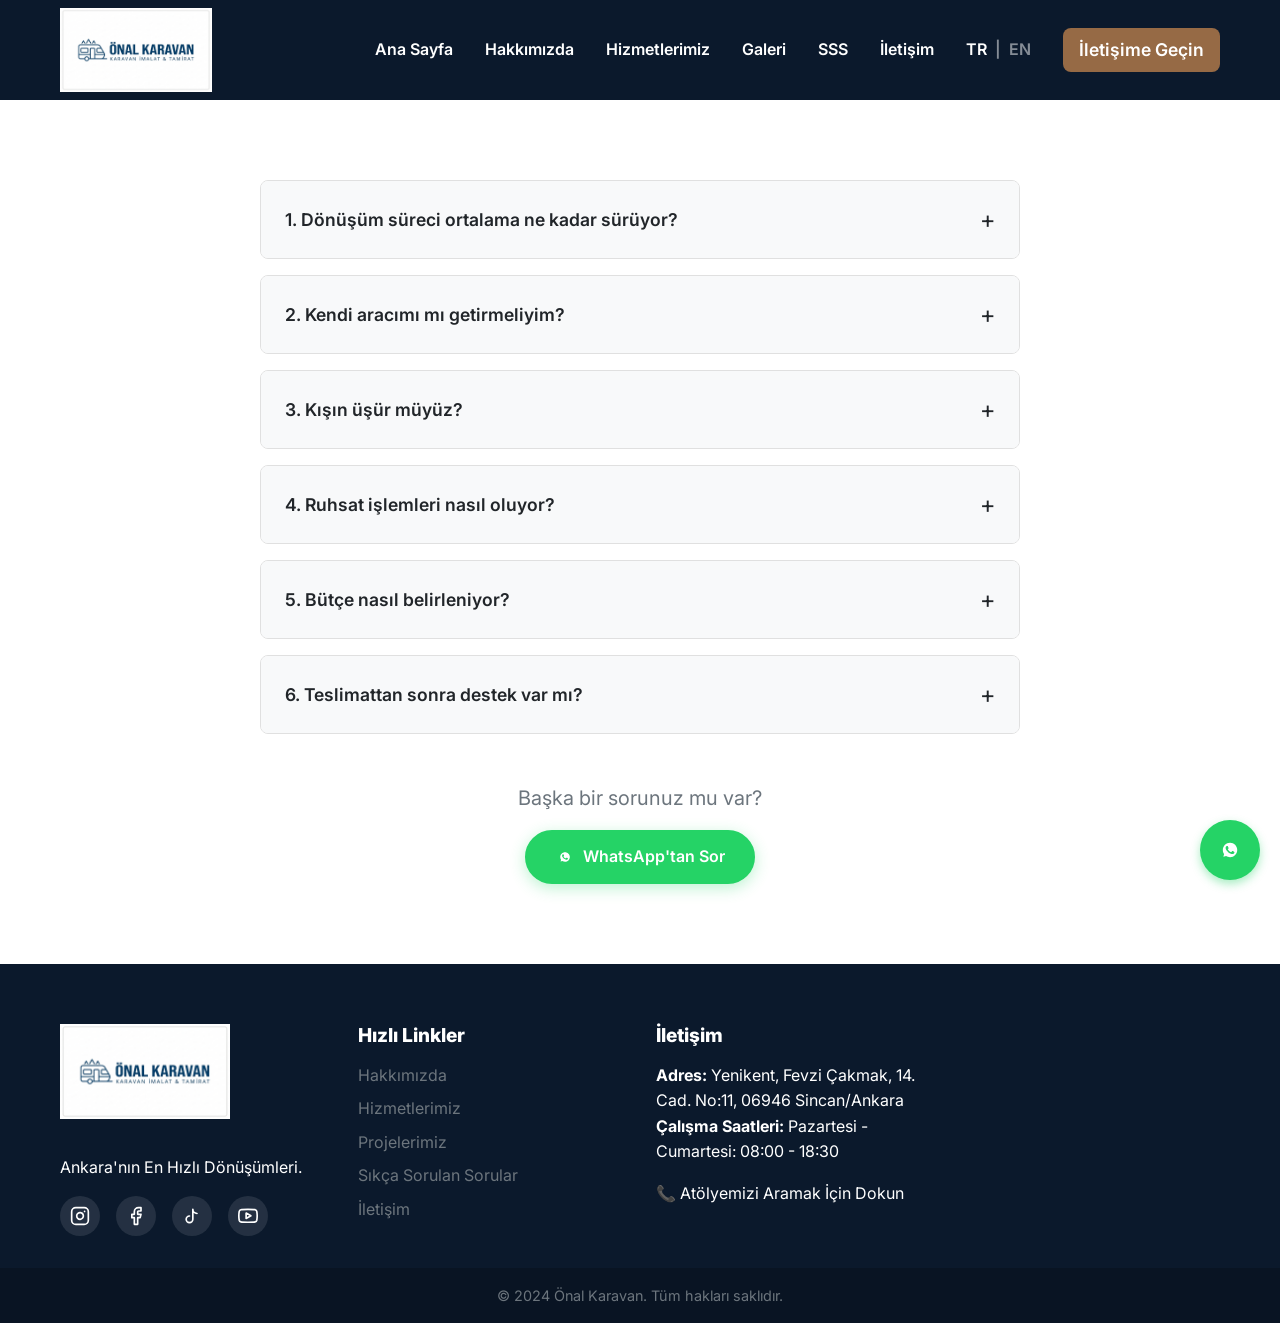
<file: Onal_KaravanV3/sss.html>
<!DOCTYPE html>
<html lang="tr">
<head>
    <meta charset="UTF-8">
    <meta name="viewport" content="width=device-width, initial-scale=1.0">
    <meta name="description" content="Önal Karavan sıkça sorulan sorular. Karavan dönüşüm süreci, bütçe, ruhsat işlemleri ve diğer merak edilenler.">
    <title>Sıkça Sorulan Sorular | Önal Karavan Ankara</title>
    <link rel="icon" href="data:image/svg+xml,<svg xmlns='http://www.w3.org/2000/svg' viewBox='0 0 100 100'><text y='.9em' font-size='90'>🚐</text></svg>">
    <link rel="stylesheet" href="css/style.css">
    <link rel="preconnect" href="https://fonts.googleapis.com">
    <link rel="preconnect" href="https://fonts.gstatic.com" crossorigin>
    <link href="https://fonts.googleapis.com/css2?family=Inter:wght@400;600;800&display=swap" rel="stylesheet">
</head>
<body>
    <header class="main-header">
        <div class="container header-container">
            <a href="index.html" class="logo">
                <img src="images/OnalKaravanLogo-BannerVersion.png" alt="Önal Karavan Logo">
            </a>
            <button class="menu-toggle" id="mobile-menu-btn" aria-label="Menüyü Aç">
                <svg viewBox="0 0 24 24" width="24" height="24" fill="currentColor">
                    <path d="M3 18h18v-2H3v2zm0-5h18v-2H3v2zm0-7v2h18V6H3z"/>
                </svg>
            </button>
            <div class="menu-backdrop"></div>
            <nav class="main-nav">
                <div class="mobile-menu-header">
                    <span class="logo-text">Menü</span>
                    <button class="menu-close" aria-label="Menüyü Kapat">
                        <svg viewBox="0 0 24 24" width="24" height="24" fill="currentColor"><path d="M19 6.41L17.59 5 12 10.59 6.41 5 5 6.41 10.59 12 5 17.59 6.41 19 12 13.41 17.59 19 19 17.59 13.41 12z"/></svg>
                    </button>
                </div>
                <ul class="nav-links">
                    <li><a href="index.html">Ana Sayfa</a></li>
                    <li><a href="hakkimizda.html">Hakkımızda</a></li>
                    <li><a href="hizmetlerimiz.html">Hizmetlerimiz</a></li>
                    <li><a href="galeri.html">Galeri</a></li>
                    <li><a href="sss.html">SSS</a></li>
                    <li><a href="iletisim.html">İletişim</a></li>
                    <li class="lang-switch"><a href="#" class="active">TR</a> | <a href="#">EN</a></li>
                    <li><a href="iletisim.html" class="btn btn-primary" style="padding: 8px 16px;">İletişime Geçin</a></li>
                </ul>
            </nav>
        </div>
    </header>

    <main>
        <!-- FAQ Accordion -->
        <section class="faq-section section-padding">
            <div class="container" style="max-width: 800px;">
                <div class="accordion">
                    <!-- Q1 -->
                    <div class="accordion-item">
                        <button class="accordion-header" aria-expanded="false">
                            <span class="accordion-title">1. Dönüşüm süreci ortalama ne kadar sürüyor?</span>
                            <span class="accordion-icon">+</span>
                        </button>
                        <div class="accordion-content">
                            <p>Aracın boyutuna ve donanım taleplerine göre değişiklik göstermekle birlikte, standart bir 15m³ panelvan dönüşümü ortalama 4 ile 6 hafta arasında tamamlanmaktadır. Projeye başlamadan önce net bir teslim tarihi veriyoruz.</p>
                        </div>
                    </div>
                    <!-- Q2 -->
                    <div class="accordion-item">
                        <button class="accordion-header" aria-expanded="false">
                            <span class="accordion-title">2. Kendi aracımı mı getirmeliyim?</span>
                            <span class="accordion-icon">+</span>
                        </button>
                        <div class="accordion-content">
                            <p>Evet, genellikle müşterilerimiz kendi satın aldıkları araçları bize getiriyorlar. Ancak araç satın alma aşamasında iseniz, hangi marka/modelin ihtiyaçlarınıza daha uygun olacağı konusunda size danışmanlık hizmeti sunmaktan mutluluk duyarız.</p>
                        </div>
                    </div>
                    <!-- Q3 -->
                    <div class="accordion-item">
                        <button class="accordion-header" aria-expanded="false">
                            <span class="accordion-title">3. Kışın üşür müyüz?</span>
                            <span class="accordion-icon">+</span>
                        </button>
                        <div class="accordion-content">
                            <p>Kesinlikle hayır! Dönüşümlerimizde yüksek yoğunluklu elastomerik kauçuk ve taş yünü ile profesyonel yalıtım yapıyoruz. Ayrıca standart olarak dizel ısıtıcı (webasto) sistemleri kuruyoruz. En soğuk kış günlerinde bile tişörtle oturabilirsiniz.</p>
                        </div>
                    </div>
                    <!-- Q4 -->
                    <div class="accordion-item">
                        <button class="accordion-header" aria-expanded="false">
                            <span class="accordion-title">4. Ruhsat işlemleri nasıl oluyor?</span>
                            <span class="accordion-icon">+</span>
                        </button>
                        <div class="accordion-content">
                            <p>Dönüşüm tamamlandıktan sonra aracın 'Motokaravan' ruhsatı alabilmesi için gereken TSE onaylı mühendislik projesi tarafımızca hazırlanmaktadır. Siz sadece projemizle birlikte TÜVTÜRK araç muayenesine ve notere giderek işlemlerinizi kolayca tamamlıyorsunuz.</p>
                        </div>
                    </div>
                    <!-- Q5 -->
                    <div class="accordion-item">
                        <button class="accordion-header" aria-expanded="false">
                            <span class="accordion-title">5. Bütçe nasıl belirleniyor?</span>
                            <span class="accordion-icon">+</span>
                        </button>
                        <div class="accordion-content">
                            <p>Bütçe tamamen seçeceğiniz donanımlara (güneş paneli kapasitesi, akü tipi, buzdolabı boyutu vs.) bağlıdır. Sizinle yaptığımız ilk görüşmede ihtiyaçlarınızı belirler ve buna göre şeffaf bir 'kalem kalem' fiyat teklifi sunarız. Sürpriz maliyetler çıkmaz.</p>
                        </div>
                    </div>
                    <!-- Q6 -->
                    <div class="accordion-item">
                        <button class="accordion-header" aria-expanded="false">
                            <span class="accordion-title">6. Teslimattan sonra destek var mı?</span>
                            <span class="accordion-icon">+</span>
                        </button>
                        <div class="accordion-content">
                            <p>Önal Karavan ailesine katıldığınızda her zaman yanınızdayız. Yaptığımız işçiliğe ve kullandığımız malzemelere garanti veriyoruz. Yoldayken bir sorun yaşarsanız, telefonla teknik destek sağlıyor veya sizi en yakın çözüm ortaklarımıza yönlendiriyoruz.</p>
                        </div>
                    </div>
                </div>

                <div class="text-center mt-3">
                    <p class="subtitle mb-1">Başka bir sorunuz mu var?</p>
                    <a href="https://wa.me/905053507177" class="btn" style="display: inline-flex; align-items: center; gap: 8px; background: #25D366; color: #fff; border: 2px solid #25D366; padding: 12px 28px; border-radius: 50px; font-weight: 600; font-size: 1rem; text-decoration: none; transition: all 0.3s ease; box-shadow: 0 4px 15px rgba(37,211,102,0.3);" onmouseover="this.style.background='#1EBE5A'; this.style.borderColor='#1EBE5A'; this.style.boxShadow='0 6px 20px rgba(37,211,102,0.45)'; this.style.transform='translateY(-2px)';" onmouseout="this.style.background='#25D366'; this.style.borderColor='#25D366'; this.style.boxShadow='0 4px 15px rgba(37,211,102,0.3)'; this.style.transform='translateY(0)';" target="_blank" rel="noopener noreferrer">
                        <svg viewBox="0 0 24 24" width="20" height="20" fill="white"><path d="M12.031 6.172c-3.181 0-5.767 2.586-5.768 5.766-.001 1.298.38 2.27 1.019 3.287l-.582 2.128 2.182-.573c.978.58 1.911.928 3.145.929 3.178 0 5.767-2.587 5.768-5.766.001-3.187-2.575-5.77-5.764-5.771zm3.392 8.244c-.144.405-.837.774-1.17.824-.299.045-.677.063-1.092-.069-.252-.08-.575-.187-.988-.365-1.739-.751-2.874-2.502-2.961-2.617-.087-.116-.708-.94-.708-1.793s.448-1.273.607-1.446c.159-.173.346-.217.462-.217l.332.006c.106.005.249-.04.39.298.144.347.491 1.2.534 1.287.043.087.072.188.014.304-.058.116-.087.188-.173.289l-.26.304c-.087.086-.177.18-.076.354.101.174.449.741.964 1.201.662.591 1.221.774 1.394.86s.274.072.376-.043c.101-.116.433-.506.549-.68.116-.173.231-.144.39-.087.159.058 1.011.477 1.184.564.173.087.289.129.332.202.043.073.043.423-.101.827z"/></svg>
                        WhatsApp'tan Sor
                    </a>
                </div>
            </div>
        </section>
    </main>

    <footer class="main-footer">
        <div class="container footer-container">
            <div class="footer-col brand-col">
                <a href="index.html" class="logo footer-logo">
                    <img src="images/OnalKaravanLogo-BannerVersion.png" alt="Önal Karavan Logo">
                </a>
                <p class="mt-1">Ankara'nın En Hızlı Dönüşümleri.</p>
                <div class="social-icons mt-1">
                    <a href="https://www.instagram.com/onalkaravan/" target="_blank" rel="noopener noreferrer" aria-label="Instagram">
                        <svg xmlns="http://www.w3.org/2000/svg" width="20" height="20" viewBox="0 0 24 24" fill="none" stroke="currentColor" stroke-width="2" stroke-linecap="round" stroke-linejoin="round"><rect x="2" y="2" width="20" height="20" rx="5" ry="5"></rect><path d="M16 11.37A4 4 0 1 1 12.63 8 4 4 0 0 1 16 11.37z"></path><line x1="17.5" y1="6.5" x2="17.51" y2="6.5"></line></svg>
                    </a>
                    <a href="https://www.facebook.com/people/%C3%96nal-Karavan/100069736762715/" target="_blank" rel="noopener noreferrer" aria-label="Facebook">
                        <svg xmlns="http://www.w3.org/2000/svg" width="20" height="20" viewBox="0 0 24 24" fill="none" stroke="currentColor" stroke-width="2" stroke-linecap="round" stroke-linejoin="round"><path d="M18 2h-3a5 5 0 0 0-5 5v3H7v4h3v8h4v-8h3l1-4h-4V7a1 1 0 0 1 1-1h3z"></path></svg>
                    </a>
                    <a href="https://www.tiktok.com/@onalkaravan" target="_blank" rel="noopener noreferrer" aria-label="TikTok">
                        <svg xmlns="http://www.w3.org/2000/svg" width="20" height="20" viewBox="0 0 24 24" fill="none" stroke="currentColor" stroke-width="2" stroke-linecap="round" stroke-linejoin="round"><path d="M9 12a4 4 0 1 0 4 4V4a5 5 0 0 0 5 5"></path></svg>
                    </a>
                    <a href="https://www.youtube.com/@%C3%B6nalkaravan" target="_blank" rel="noopener noreferrer" aria-label="YouTube">
                        <svg xmlns="http://www.w3.org/2000/svg" width="20" height="20" viewBox="0 0 24 24" fill="none" stroke="currentColor" stroke-width="2" stroke-linecap="round" stroke-linejoin="round"><path d="M22.54 6.42a2.78 2.78 0 0 0-1.94-2C18.88 4 12 4 12 4s-6.88 0-8.6.46a2.78 2.78 0 0 0-1.94 2A29 29 0 0 0 1 11.75a29 29 0 0 0 .46 5.33 2.78 2.78 0 0 0 1.94 2c1.72.46 8.6.46 8.6.46s6.88 0 8.6-.46a2.78 2.78 0 0 0 1.94-2 29 29 0 0 0 .46-5.33 29 29 0 0 0-.46-5.33z"></path><polygon points="9.75 15.02 15.5 11.75 9.75 8.48 9.75 15.02"></polygon></svg>
                    </a>
                </div>
            </div>
            <div class="footer-col links-col">
                <h3>Hızlı Linkler</h3>
                <ul>
                    <li><a href="hakkimizda.html">Hakkımızda</a></li>
                    <li><a href="hizmetlerimiz.html">Hizmetlerimiz</a></li>
                    <li><a href="galeri.html">Projelerimiz</a></li>
                    <li><a href="sss.html">Sıkça Sorulan Sorular</a></li>
                    <li><a href="iletisim.html">İletişim</a></li>
                </ul>
            </div>
            <div class="footer-col contact-col">
                <h3>İletişim</h3>
                <p><strong>Adres:</strong> Yenikent, Fevzi Çakmak, 14. Cad. No:11, 06946 Sincan/Ankara</p>
                <p><strong>Çalışma Saatleri:</strong> Pazartesi - Cumartesi: 08:00 - 18:30</p>
                <a href="tel:05053507177" class="footer-tel mt-1" style="display:block; color:var(--accent-blue-light)">📞 Atölyemizi Aramak İçin Dokun</a>
            </div>
            <div class="footer-col map-col">
                <div class="map-placeholder">
                    <iframe src="https://www.google.com/maps/embed?pb=!1m18!1m12!1m3!1d3055.515059894135!2d32.50874397638715!3d40.019278479733146!2m3!1f0!2f0!3f0!3m2!1i1024!2i768!4f13.1!3m3!1m2!1s0x14d331cbfb7247f9%3A0xa8d58f60cd1d45d2!2s%C3%96nal%20Karavan!5e0!3m2!1sen!2str!4v1776368117786!5m2!1sen!2str" width="100%" height="200" style="border:0; border-radius:var(--border-radius);" allowfullscreen="" loading="lazy" referrerpolicy="no-referrer-when-downgrade"></iframe>
                </div>
            </div>
        </div>
        <div class="footer-bottom mt-2">
            <div class="container text-center">
                <p>&copy; 2024 Önal Karavan. Tüm hakları saklıdır.</p>
            </div>
        </div>
    </footer>

    <a href="https://wa.me/905053507177?text=Merhaba%20Önal%20Karavan%2C%20dönüşüm%20ve%20tamirat%20hakkında%20bilgi%20almak%20istiyorum." class="floating-wa" target="_blank" rel="noopener noreferrer" aria-label="WhatsApp Destek">
        <svg viewBox="0 0 24 24" width="30" height="30" fill="white" aria-hidden="true">
            <title>WhatsApp ile İletişime Geçin</title>
            <path d="M12.031 6.172c-3.181 0-5.767 2.586-5.768 5.766-.001 1.298.38 2.27 1.019 3.287l-.582 2.128 2.182-.573c.978.58 1.911.928 3.145.929 3.178 0 5.767-2.587 5.768-5.766.001-3.187-2.575-5.77-5.764-5.771zm3.392 8.244c-.144.405-.837.774-1.17.824-.299.045-.677.063-1.092-.069-.252-.08-.575-.187-.988-.365-1.739-.751-2.874-2.502-2.961-2.617-.087-.116-.708-.94-.708-1.793s.448-1.273.607-1.446c.159-.173.346-.217.462-.217l.332.006c.106.005.249-.04.39.298.144.347.491 1.2.534 1.287.043.087.072.188.014.304-.058.116-.087.188-.173.289l-.26.304c-.087.086-.177.18-.076.354.101.174.449.741.964 1.201.662.591 1.221.774 1.394.86s.274.072.376-.043c.101-.116.433-.506.549-.68.116-.173.231-.144.39-.087.159.058 1.011.477 1.184.564.173.087.289.129.332.202.043.073.043.423-.101.827z"></path>
        </svg>
    </a>
    <script src="js/main.js"></script>
</body>
</html>
</file>
<file: Onal_KaravanV3/css/style.css>
/* ==========================================================================
   1. VARIABLES & BASE
   ========================================================================== */
:root {
    --bg-white: #FFFFFF;
    --bg-offwhite: #F8F9FA;
    --bg-dark-navy: #0B192C; /* Replaces --bg-dark / accent-blue */
    --accent-bronze: #966A45;
    --accent-bronze-hover: #7b5738;
    
    --text-dark: #212529;
    --text-light: #FFFFFF;
    --text-muted: #6C757D;
    
    --success-green: #25D366; /* WhatsApp Green */
    --success-green-hover: #128C7E;
    
    --font-main: 'Inter', sans-serif;
    --border-radius: 8px;
    --transition-fast: 0.2s ease-in-out;
    --transition-normal: 0.3s ease-in-out;
    --box-shadow: 0 4px 12px rgba(0,0,0,0.08);
}

/* Base Reset */
* {
    margin: 0;
    padding: 0;
    box-sizing: border-box;
}

body {
    font-family: var(--font-main);
    color: var(--text-dark);
    background-color: var(--bg-white);
    line-height: 1.6;
    overflow-x: hidden;
    padding-top: 0; /* Removed padding to let hero overlap with transparent header */
}

img {
    max-width: 100%;
    height: auto;
    display: block;
}

a {
    text-decoration: none;
    color: inherit;
    transition: color var(--transition-fast);
}

button {
    font-family: inherit;
    cursor: pointer;
    border: none;
    background: none;
}

ul {
    list-style: none;
}

/* ==========================================================================
   2. UTILITIES & TYPOGRAPHY
   ========================================================================== */
.container {
    width: 100%;
    max-width: 1200px;
    margin: 0 auto;
    padding: 0 20px;
}

.text-center { text-align: center; }
.mt-1 { margin-top: 1rem; }
.mt-2 { margin-top: 2rem; }
.mt-3 { margin-top: 3rem; }
.mt-4 { margin-top: 4rem; }
.mb-1 { margin-bottom: 1rem; }
.mb-2 { margin-bottom: 2rem; }
.mb-3 { margin-bottom: 3rem; }
.mb-4 { margin-bottom: 4rem; }

.section-padding {
    padding: 80px 0;
}
@media (max-width: 768px) {
    .section-padding {
        padding: 40px 0;
    }
}

/* Typography */
h1, h2, h3, h4 {
    font-weight: 800;
    line-height: 1.2;
    margin-bottom: 1rem;
}

h1 { font-size: clamp(2rem, 8vw, 4rem); }
h2 { font-size: clamp(2rem, 4vw, 3rem); }
h3 { font-size: clamp(1.5rem, 3vw, 2rem); }

.subtitle {
    font-size: 1.25rem;
    color: var(--text-muted);
    font-weight: 400;
}

/* Buttons */
.btn {
    display: inline-flex;
    align-items: center;
    justify-content: center;
    padding: 14px 28px;
    font-weight: 600;
    font-size: 1.1rem;
    border-radius: var(--border-radius);
    transition: all var(--transition-fast);
}

.btn-primary {
    background-color: var(--accent-bronze);
    color: var(--text-light);
}

.btn-primary:hover {
    background-color: var(--accent-bronze-hover);
    transform: translateY(-2px);
    box-shadow: 0 6px 16px rgba(150, 106, 69, 0.3);
}

.btn-outline {
    background-color: transparent;
    color: var(--text-light);
    border: 2px solid var(--accent-bronze);
    border-radius: 50px;
}

.btn-outline:hover {
    background-color: var(--accent-bronze);
    color: var(--text-light);
}

/* ==========================================================================
   3. LAYOUT (HEADER, MENU, FOOTER)
   ========================================================================== */
/* Header & Navigation */
.main-header {
    background-color: transparent;
    position: fixed;
    top: 0;
    width: 100%;
    z-index: 1000;
    transition: background-color 0.4s ease, backdrop-filter 0.4s ease, transform 0.3s ease-in-out;
}

.main-header.scrolled {
    background-color: rgba(11, 25, 44, 0.4);
    backdrop-filter: blur(12px);
    box-shadow: var(--box-shadow);
}

/* Sub-page header: solid navy background so white links are visible */
body:not(.home-page) .main-header {
    background-color: var(--bg-dark-navy);
    position: fixed;
}

body:not(.home-page) {
    padding-top: 100px; /* Account for fixed header height */
}

body:not(.home-page) .menu-toggle {
    color: var(--text-light);
}

.nav-hidden {
    transform: translateY(-100%);
}

.header-container {
    display: flex;
    justify-content: space-between;
    align-items: center;
    height: 100px;
}

.logo {
    display: flex;
    align-items: center;
}

.logo img {
    height: 85px;
    width: auto;
    max-width: 400px;
    object-fit: contain;
    transition: transform var(--transition-fast);
}

.logo img:hover {
    transform: scale(1.03);
}

.footer-logo img {
    height: 95px;
    max-width: 450px;
    margin-bottom: 20px;
}

.logo-text {
    font-size: 1.5rem;
    font-weight: 800;
    color: var(--text-light); /* White for dark overlay */
    letter-spacing: -0.5px;
}

.logo-accent {
    color: var(--accent-blue);
}

.main-nav .nav-links {
    display: flex;
    align-items: center;
    gap: 2rem;
}

.nav-links a:not(.btn) {
    font-weight: 600;
    color: var(--text-light); /* White text */
    position: relative;
    padding-bottom: 4px;
}

.nav-links a:not(.btn)::after {
    content: '';
    position: absolute;
    width: 0;
    height: 2px;
    bottom: -5px;
    left: 0;
    background-color: var(--accent-bronze);
    transition: width 0.3s ease-in-out;
}

.nav-links a:not(.btn):hover::after {
    width: 100%;
}

/* Language Toggle */
.lang-switch {
    display: flex;
    align-items: center;
    gap: 8px;
    font-weight: 600;
    color: rgba(255, 255, 255, 0.5);
}

.lang-switch a {
    color: rgba(255, 255, 255, 0.5) !important; /* Override default link color */
    padding-bottom: 0 !important;
}

.lang-switch a::after {
    display: none !important; /* Hide underline effect */
}

.lang-switch a:hover {
    color: var(--text-light) !important;
}

.lang-switch a.active {
    color: var(--text-light) !important;
}

/* Mobile Menu Toggle */
.menu-toggle {
    display: none;
    color: var(--text-light); /* Changed from text-dark to ensure visibility */
}

/* Footer */
.main-footer {
    background-color: var(--bg-dark-navy);
    color: var(--text-light);
    padding-top: 60px;
}

.footer-container {
    display: grid;
    grid-template-columns: repeat(auto-fit, minmax(250px, 1fr));
    gap: 2rem;
    margin-bottom: 2rem;
}

.footer-col h3 {
    font-size: 1.2rem;
    margin-bottom: 1rem;
    color: var(--text-light);
}

.footer-col ul li {
    margin-bottom: 0.5rem;
}

.footer-col ul li a {
    color: var(--text-muted);
}

.footer-col ul li a:hover {
    color: var(--text-light);
}

.social-icons {
    display: flex;
    gap: 1rem;
}

.social-icons a {
    display: flex;
    align-items: center;
    justify-content: center;
    width: 40px;
    height: 40px;
    background-color: rgba(255, 255, 255, 0.1);
    border-radius: 50%;
    color: var(--text-light);
    transition: all var(--transition-normal);
}

.social-icons a:hover {
    transform: scale(1.15) translateY(-3px);
}

.social-icons a[aria-label="Instagram"]:hover {
    background: radial-gradient(circle at 30% 107%, #fdf497 0%, #fdf497 5%, #fd5949 45%, #d6249f 60%, #285AEB 90%);
    box-shadow: 0 6px 15px rgba(214, 36, 159, 0.4);
}

.social-icons a[aria-label="Facebook"]:hover {
    background-color: #1877F2;
    box-shadow: 0 6px 15px rgba(24, 119, 242, 0.4);
}

.social-icons a[aria-label="TikTok"]:hover {
    background-color: #000000;
    box-shadow: -2px 6px 10px rgba(254, 44, 85, 0.4), 2px 6px 10px rgba(37, 244, 238, 0.4);
}

.social-icons a[aria-label="YouTube"]:hover {
    background-color: #FF0000;
    box-shadow: 0 6px 15px rgba(255, 0, 0, 0.4);
}

.footer-bottom {
    background-color: rgba(0, 0, 0, 0.2);
    padding: 1rem 0;
    color: var(--text-muted);
    font-size: 0.9rem;
}

/* Floating WhatsApp */
.floating-wa {
    position: fixed;
    bottom: 20px;
    right: 20px;
    background-color: var(--success-green);
    color: white;
    width: 60px;
    height: 60px;
    border-radius: 50%;
    display: flex;
    align-items: center;
    justify-content: center;
    box-shadow: 0 4px 10px rgba(37, 211, 102, 0.4);
    z-index: 999;
    transition: transform var(--transition-fast), background-color var(--transition-fast);
}

.floating-wa:hover {
    transform: scale(1.1);
    background-color: var(--success-green-hover);
}

.menu-backdrop {
    display: none;
    position: fixed;
    top: 0; left: 0; width: 100%; height: 100%;
    background: rgba(0,0,0,0.6);
    z-index: 998;
    opacity: 0;
    transition: opacity var(--transition-normal);
}
.menu-backdrop.active {
    display: block;
    opacity: 1;
}

.mobile-menu-header {
    display: none;
}

/* Mobile Responsive Adjustments */
@media (max-width: 768px) {
    .menu-toggle {
        display: block;
    }
    
    .mobile-menu-header {
        display: flex;
        justify-content: space-between;
        align-items: center;
        width: 100%;
        padding: 0 1rem 1rem 1rem;
        border-bottom: 1px solid rgba(0,0,0,0.1);
        margin-bottom: 1rem;
    }
    .menu-close {
        background: none;
        border: none;
        font-size: 1.5rem;
        color: var(--text-light); /* White for dark background */
        cursor: pointer;
    }

    .main-nav {
        position: fixed;
        top: 0;
        right: -100%;
        width: 85%;
        max-width: 320px;
        height: 100vh;
        background-color: var(--bg-dark-navy); /* Fixed to match premium theme */
        box-shadow: -4px 0 10px rgba(0,0,0,0.5); /* Stronger shadow */
        display: flex;
        flex-direction: column;
        padding: 2rem 1rem;
        z-index: 999;
        transition: right var(--transition-normal);
    }
    
    .main-nav.active {
        right: 0;
    }
    
    .main-nav .nav-links {
        flex-direction: column;
        gap: 1.5rem;
        align-items: flex-start;
        padding-left: 1rem;
    }
    
    .footer-container {
        grid-template-columns: 1fr;
        gap: 2rem;
    }
}

/* ==========================================================================
   4. PAGE & COMPONENT STYLES
   ========================================================================== */
/* --- Home Page Specific Styles --- */

/* Hero Section */
.hero-section {
    position: relative;
    height: 100vh;
    min-height: 600px;
    display: flex;
    align-items: center;
    justify-content: center;
    text-align: center;
    color: var(--text-light);
    overflow: hidden;
}

.hero-bg {
    position: absolute;
    top: 0;
    left: 0;
    width: 100%;
    height: 100%;
    z-index: -1;
}

.hero-img {
    width: 100%;
    height: 100%;
    object-fit: cover;
}

.hero-overlay {
    position: absolute;
    top: 0;
    left: 0;
    width: 100%;
    height: 100%;
    background: rgba(0, 0, 0, 0.6); /* Even dark overlay for readable text */
}

.hero-content {
    position: relative;
    z-index: 3;
    max-width: 900px;
}

.hero-content h1 {
    color: var(--text-light);
    text-shadow: 0 4px 12px rgba(0,0,0,0.6);
}

.text-accent {
    color: var(--accent-bronze);
    display: inline-block;
}

.hero-subtext {
    font-size: 1.2rem;
    max-width: 600px;
    margin: 0 auto;
    text-shadow: 0 4px 12px rgba(0,0,0,0.8);
}

/* Services Grid */
.services-section {
    background-color: var(--bg-offwhite);
    position: relative;
    padding: 100px 0;
}

.services-grid {
    display: grid;
    grid-template-columns: repeat(4, 1fr);
    gap: 2rem;
    margin-top: 4rem;
}

.service-card {
    background-color: #FFFFFF;
    padding: 3rem 1.5rem 2rem;
    border-radius: 16px;
    transition: transform var(--transition-normal), box-shadow var(--transition-normal);
    box-shadow: 0 10px 30px rgba(0, 0, 0, 0.1), 0 4px 8px rgba(0, 0, 0, 0.06);
    border: 1px solid rgba(0, 0, 0, 0.05);
    position: relative;
    text-align: center;
    display: flex;
    flex-direction: column;
    align-items: center;
    margin-top: 32px; /* Space for the absolute icon */
}

.service-card:hover {
    transform: translateY(-5px);
    box-shadow: 0 20px 40px rgba(0,0,0,0.15), 0 8px 16px rgba(0,0,0,0.08);
}

.service-icon {
    font-size: 2rem;
    background-color: var(--bg-dark-navy);
    color: var(--text-light);
    width: 64px;
    height: 64px;
    display: flex;
    align-items: center;
    justify-content: center;
    border-radius: 12px;
    position: absolute;
    top: -32px;
    left: 50%;
    transform: translateX(-50%);
    box-shadow: 0 4px 10px rgba(11, 25, 44, 0.3);
}

.service-card h3 {
    margin-top: 1rem;
    font-size: 1.2rem;
    color: var(--text-dark);
}

.service-card p {
    color: var(--text-muted);
    font-size: 0.95rem;
}

@media (max-width: 1024px) {
    .services-grid {
        grid-template-columns: repeat(2, 1fr);
    }
}

@media (max-width: 768px) {
    .services-grid {
        grid-template-columns: 1fr;
    }
}

/* Feature Banner Section */
.feature-banner {
    background-color: var(--bg-dark-navy);
    color: var(--text-light);
    display: flex;
    flex-wrap: wrap;
}

.feature-banner-img {
    flex: 1 1 50%;
    min-height: 400px;
    background-size: cover;
    background-position: center;
}

.feature-banner-content {
    flex: 1 1 50%;
    padding: 6rem 4rem;
    display: flex;
    flex-direction: column;
    justify-content: center;
    align-items: flex-start;
}

.feature-banner-content h2 {
    font-size: clamp(2rem, 4vw, 2.8rem);
    margin-bottom: 1rem;
}

.feature-banner-content p {
    font-size: 1.1rem;
    color: rgba(255, 255, 255, 0.85);
    margin-bottom: 2rem;
    max-width: 500px;
}

@media (max-width: 900px) {
    .feature-banner-content {
        padding: 4rem 2rem;
    }
    .feature-banner-img {
        min-height: 300px;
    }
}

/* Why Us Section */
.why-us-section {
    position: relative;
    background: linear-gradient(135deg, var(--bg-dark-navy) 0%, #17345b 100%);
    padding: 80px 0 100px 0;
    color: var(--text-light);
    text-align: center;
}

.why-tags {
    display: flex;
    justify-content: center;
    gap: 1.5rem;
    flex-wrap: wrap;
    margin-top: 2rem;
    margin-bottom: 4rem;
}

.why-tag {
    font-size: 1rem;
    font-weight: 600;
    color: var(--bg-dark-navy);
    background-color: #FFFFFF;
    padding: 10px 24px;
    border-radius: 50px;
    box-shadow: 0 4px 15px rgba(0,0,0,0.2);
}

/* Slider Section */
.slider-wrapper {
    max-width: 800px;
    margin: 0 auto;
    margin-bottom: 4rem;
    border-radius: var(--border-radius);
    overflow: hidden;
    box-shadow: 0 15px 35px rgba(0,0,0,0.2);
    background-color: #000;
    aspect-ratio: 16/9;
}

.slider-container {
    position: relative;
    width: 100%;
    height: 100%;
}

.slide {
    position: absolute;
    top: 0;
    left: 0;
    width: 100%;
    height: 100%;
    opacity: 0;
    transition: opacity 0.8s ease-in-out;
    display: flex;
    align-items: center;
    justify-content: center;
}

.slide.active {
    opacity: 1;
    z-index: 2;
}

.slide img {
    width: 100%;
    height: 100%;
    object-fit: cover;
}

.slide-label {
    position: absolute;
    top: 20px;
    left: 20px;
    background-color: rgba(0,0,0,0.7);
    color: white;
    padding: 8px 16px;
    font-weight: bold;
    border-radius: 4px;
    z-index: 5;
    letter-spacing: 1px;
}

.before-label { border-left: 4px solid #FFC107; }
.after-label { border-left: 4px solid var(--success-green); }

.slider-controls {
    position: absolute;
    top: 50%;
    left: 0;
    width: 100%;
    transform: translateY(-50%);
    display: flex;
    justify-content: space-between;
    padding: 0 1rem;
    z-index: 10;
    pointer-events: none;
}

.slider-btn {
    pointer-events: auto;
    background: rgba(255,255,255,0.2);
    backdrop-filter: blur(4px);
    width: 40px;
    height: 40px;
    border-radius: 50%;
    display: flex;
    align-items: center;
    justify-content: center;
    color: white;
    transition: background var(--transition-fast);
}

.slider-btn:hover {
    background: rgba(255,255,255,0.6);
    color: var(--text-dark);
}

.slider-dots {
    position: absolute;
    bottom: 20px;
    left: 50%;
    transform: translateX(-50%);
    display: flex;
    gap: 0.5rem;
    z-index: 10;
}

.slider-dot {
    width: 10px;
    height: 10px;
    border-radius: 50%;
    background: rgba(255,255,255,0.4);
    cursor: pointer;
    transition: background var(--transition-fast), transform var(--transition-fast);
}

.slider-dot.active {
    background: white;
    transform: scale(1.2);
}

/* Testimonials Section */
.testimonials-section {
    background-color: var(--bg-offwhite);
    padding: 100px 0;
    text-align: center;
    position: relative;
    overflow: hidden;
}

.testimonials-section::before {
    content: '\201C';
    font-size: 18rem;
    color: rgba(0, 0, 0, 0.04);
    position: absolute;
    top: 20px;
    left: 5%;
    font-family: Georgia, serif;
    line-height: 1;
    z-index: 0;
    pointer-events: none;
}

.testimonials-section::after {
    content: '\201D';
    font-size: 18rem;
    color: rgba(0, 0, 0, 0.04);
    position: absolute;
    bottom: -60px;
    right: 5%;
    font-family: Georgia, serif;
    line-height: 1;
    z-index: 0;
    pointer-events: none;
}

.testimonials-header {
    position: relative;
    z-index: 2;
    margin-bottom: 3rem;
}

.reviews-carousel-wrapper {
    position: relative;
    max-width: 1150px;
    margin: 0 auto;
    z-index: 2;
    padding: 0 40px;
    overflow: hidden;
}

.reviews-grid {
    display: flex;
    flex-wrap: nowrap;
    gap: 2rem;
    padding-bottom: 2rem;
    will-change: transform;
}

.review-card {
    flex: 0 0 calc((100% - 4rem) / 3); /* Show 3 at a time on desktop */
    background-color: #FFFFFF;
    padding: 2.5rem;
    border-radius: 16px;
    text-align: center;
    box-shadow: 0 10px 30px rgba(0,0,0,0.1), 0 4px 8px rgba(0,0,0,0.06);
    border: 1px solid rgba(0, 0, 0, 0.05);
    transition: transform var(--transition-normal), box-shadow var(--transition-normal);
}

@media (max-width: 768px) {
    .review-card {
        flex: 0 0 100%;
    }
}

.review-card:hover {
    transform: translateY(-5px);
    box-shadow: 0 20px 40px rgba(0,0,0,0.14), 0 8px 16px rgba(0,0,0,0.08);
}

.stars {
    color: #FFC107;
    font-size: 1.5rem; /* Larger stars */
    margin-bottom: 1rem;
    letter-spacing: 2px;
}

.review-card p {
    font-size: 1.1rem;
    font-style: italic;
    color: #4B5563;
    line-height: 1.6;
    margin-bottom: 1.5rem;
}

.review-card span {
    font-weight: 700;
    color: var(--text-dark);
    display: block;
}

.carousel-btn {
    position: absolute;
    top: 40%;
    transform: translateY(-50%);
    background: #FFFFFF;
    border: 1px solid #E0E0E0;
    width: 44px;
    height: 44px;
    border-radius: 50%;
    display: flex;
    align-items: center;
    justify-content: center;
    color: var(--text-dark);
    cursor: pointer;
    box-shadow: 0 4px 10px rgba(0,0,0,0.05);
    z-index: 10;
    transition: all var(--transition-fast);
}

.carousel-btn:hover {
    background: var(--bg-dark-navy);
    color: var(--text-light);
    border-color: var(--bg-dark-navy);
}

.carousel-prev { left: 0; }
.carousel-next { right: 0; }

/* --- About Page Styles --- */
.about-grid {
    display: grid;
    grid-template-columns: 1fr 1fr;
    gap: 4rem;
    align-items: center;
}

@media (max-width: 768px) {
    .about-grid {
        grid-template-columns: 1fr;
        gap: 2rem;
    }
}

/* --- Gallery Page Styles --- */
.gallery-grid {
    display: grid;
    grid-template-columns: repeat(auto-fill, minmax(280px, 1fr));
    gap: 2rem;
}

.project-card {
    background-color: var(--bg-white);
    border-radius: var(--border-radius);
    overflow: hidden;
    box-shadow: var(--box-shadow);
    transition: transform var(--transition-normal);
}

.project-card:hover {
    transform: translateY(-5px);
}

.project-img-wrapper {
    position: relative;
    height: 220px;
}

.project-img-wrapper img {
    width: 100%;
    height: 100%;
    object-fit: cover;
}

.badge {
    position: absolute;
    top: 15px;
    right: 15px;
    background-color: var(--accent-blue);
    color: white;
    padding: 4px 12px;
    border-radius: 4px;
    font-size: 0.8rem;
    font-weight: bold;
}

.project-info {
    padding: 1.5rem;
}

.project-info h3 {
    font-size: 1.3rem;
    margin-bottom: 0.5rem;
}

.project-info p {
    color: var(--text-muted);
    font-size: 0.95rem;
}

.social-link {
    display: inline-flex;
    align-items: center;
    font-weight: 600;
    font-size: 0.9rem;
}

.yt-link { color: #FF0000; }
.tk-link { color: #000000; }
.social-link:hover { text-decoration: underline; }

/* --- FAQ/Accordion Styles --- */
.accordion {
    display: flex;
    flex-direction: column;
    gap: 1rem;
}

.accordion-item {
    border: 1px solid #E0E0E0;
    border-radius: var(--border-radius);
    background-color: var(--bg-white);
    overflow: hidden;
}

.accordion-header {
    width: 100%;
    text-align: left;
    padding: 1.5rem;
    display: flex;
    justify-content: space-between;
    align-items: center;
    background-color: var(--bg-offwhite);
    font-size: 1.1rem;
    font-weight: 600;
    color: var(--text-dark);
    transition: background-color var(--transition-fast);
}

.accordion-header:hover {
    background-color: #EFEFEF;
}

.accordion-icon {
    font-size: 1.5rem;
    font-weight: 400;
    transition: transform var(--transition-fast);
    color: var(--accent-blue);
}

.accordion-header[aria-expanded="true"] .accordion-icon {
    transform: rotate(45deg);
}

.accordion-content {
    max-height: 0;
    overflow: hidden;
    transition: max-height 0.3s ease-out;
    background-color: var(--bg-white);
}

.accordion-content p {
    padding: 1.5rem;
    padding-top: 0;
    color: var(--text-muted);
}

/* ==========================================================================
   5. ABOUT PAGE STYLES
   ========================================================================== */
.about-grid {
    display: grid;
    grid-template-columns: 1fr 1fr;
    gap: 4rem;
    align-items: center;
}

.about-text h2 {
    font-size: 2.5rem;
    color: var(--text-dark);
}

.about-text p {
    font-size: 1.1rem;
    color: var(--text-muted);
    line-height: 1.8;
}

.values-list .subtitle {
    color: var(--text-muted);
}

@media (max-width: 900px) {
    .about-grid {
        grid-template-columns: 1fr;
        gap: 2rem;
    }
}

/* ==========================================================================
   6. GALLERY VIDEO STYLES
   ========================================================================== */
.video-grid {
    display: grid;
    grid-template-columns: repeat(auto-fit, minmax(300px, 1fr));
    gap: 2rem;
    margin-top: 2rem;
}

.video-card {
    background: var(--bg-white);
    border-radius: var(--border-radius);
    overflow: hidden;
    box-shadow: var(--box-shadow);
    transition: transform var(--transition-normal);
}

.video-card:hover {
    transform: translateY(-5px);
    box-shadow: 0 10px 25px rgba(0,0,0,0.15);
}

.video-wrapper {
    position: relative;
    width: 100%;
    aspect-ratio: 16/9;
    background: #000;
}

.video-wrapper video {
    width: 100%;
    height: 100%;
    object-fit: cover;
}

.video-info {
    padding: 1.5rem;
}

.video-info h3 {
    margin-bottom: 0.5rem;
    font-size: 1.2rem;
}

.video-info p {
    color: var(--text-muted);
    font-size: 0.95rem;
}
</file>
